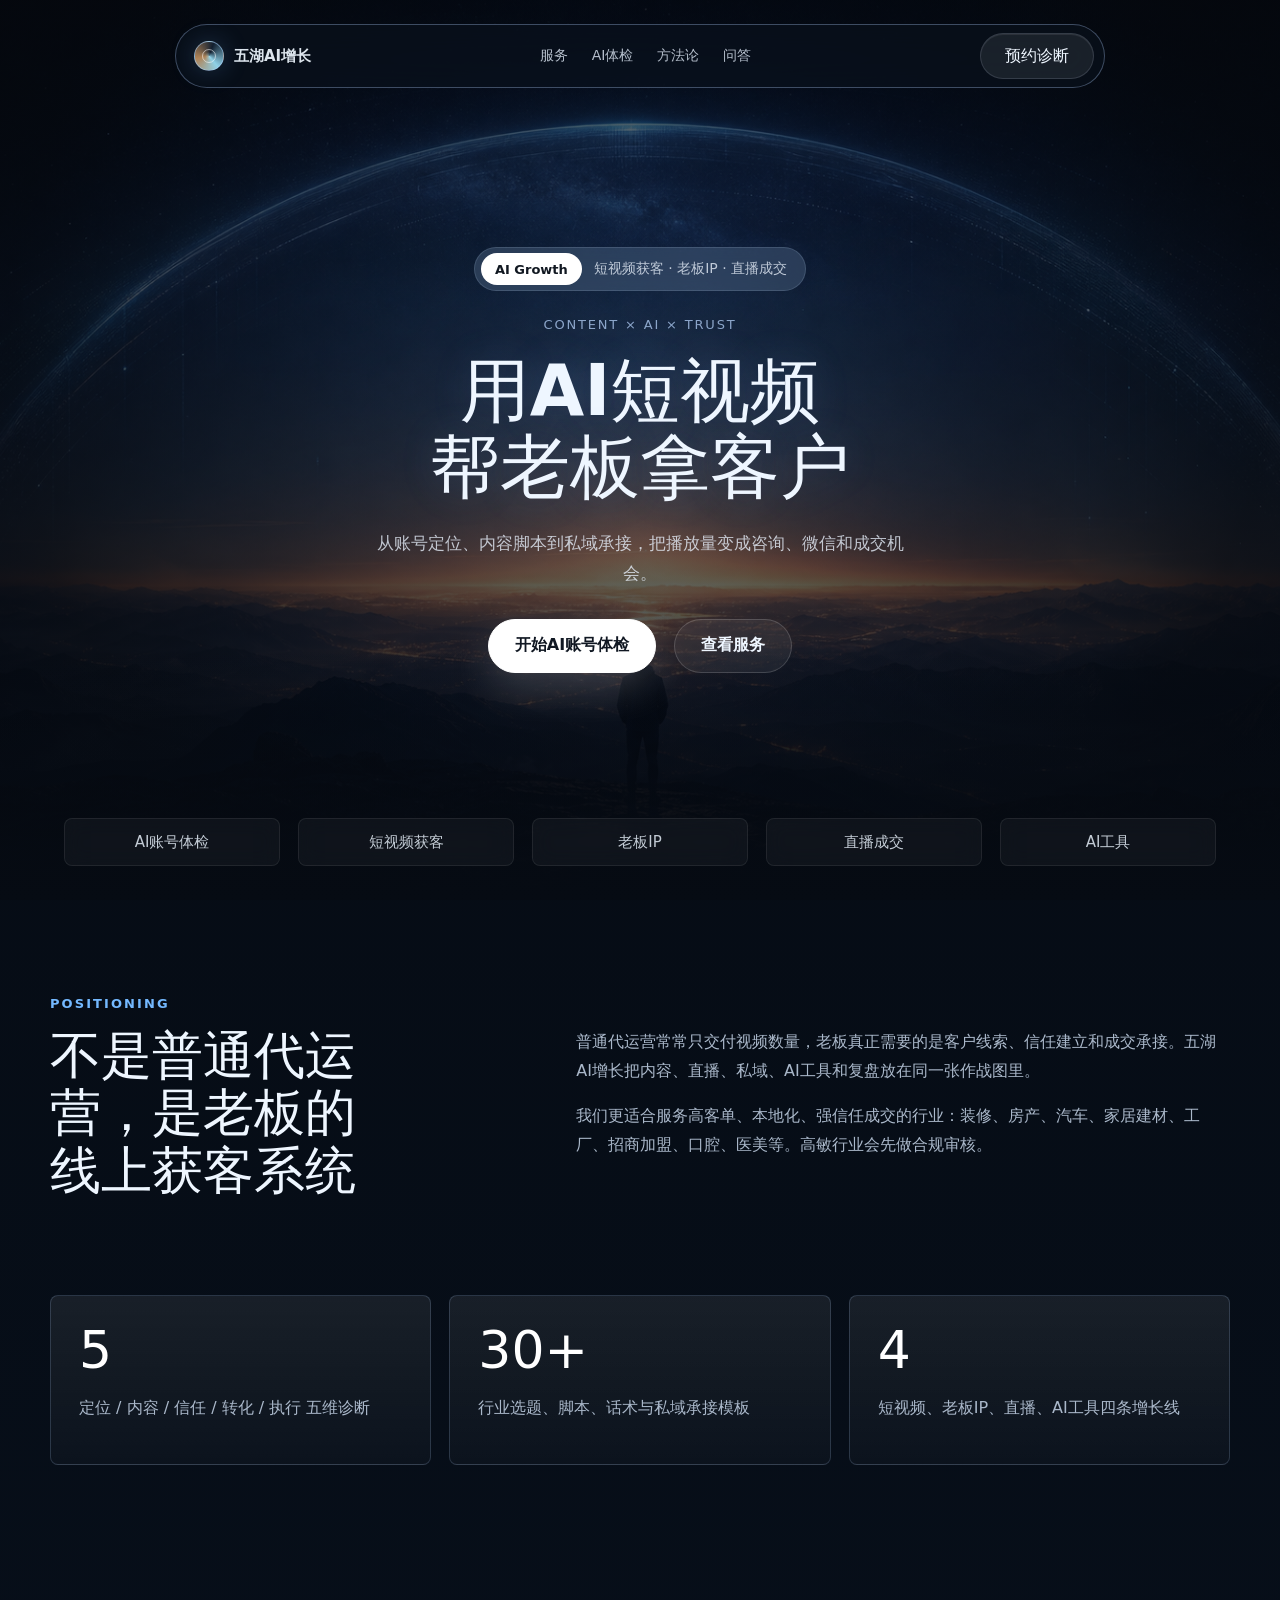
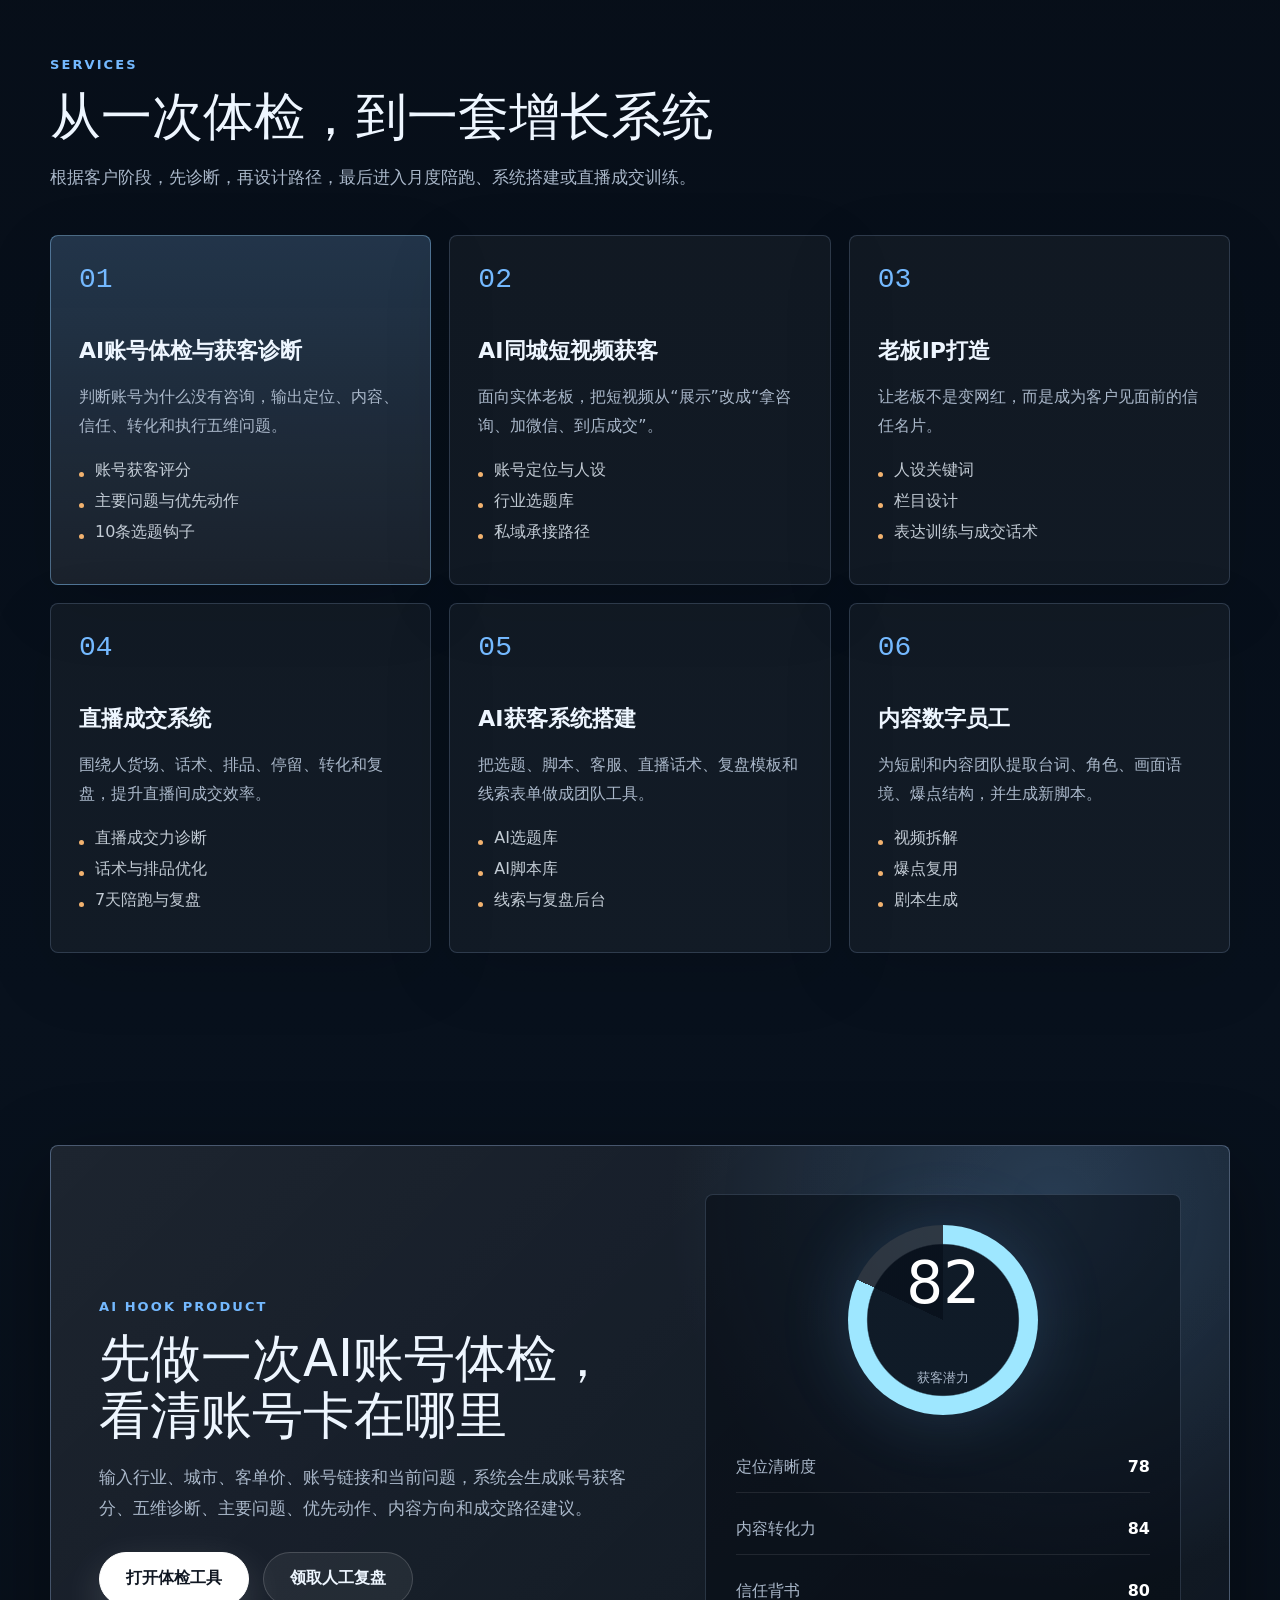
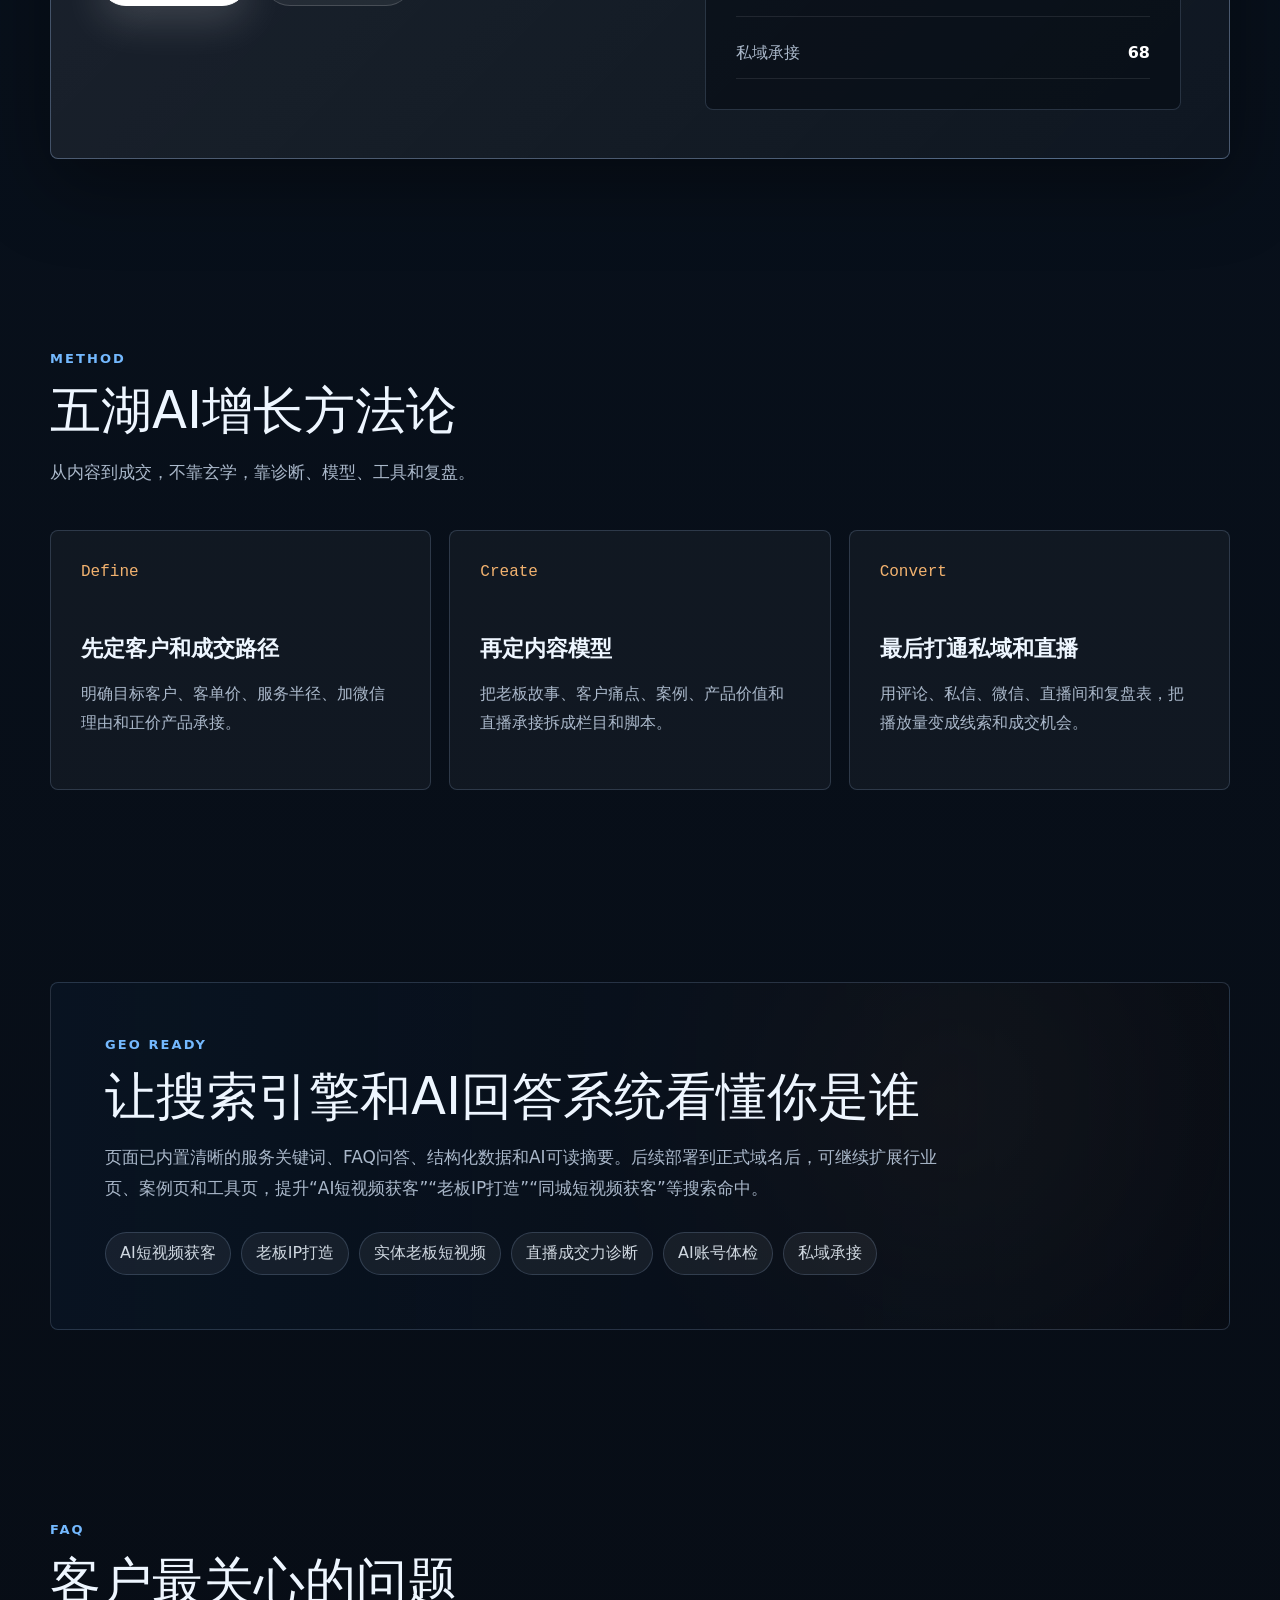
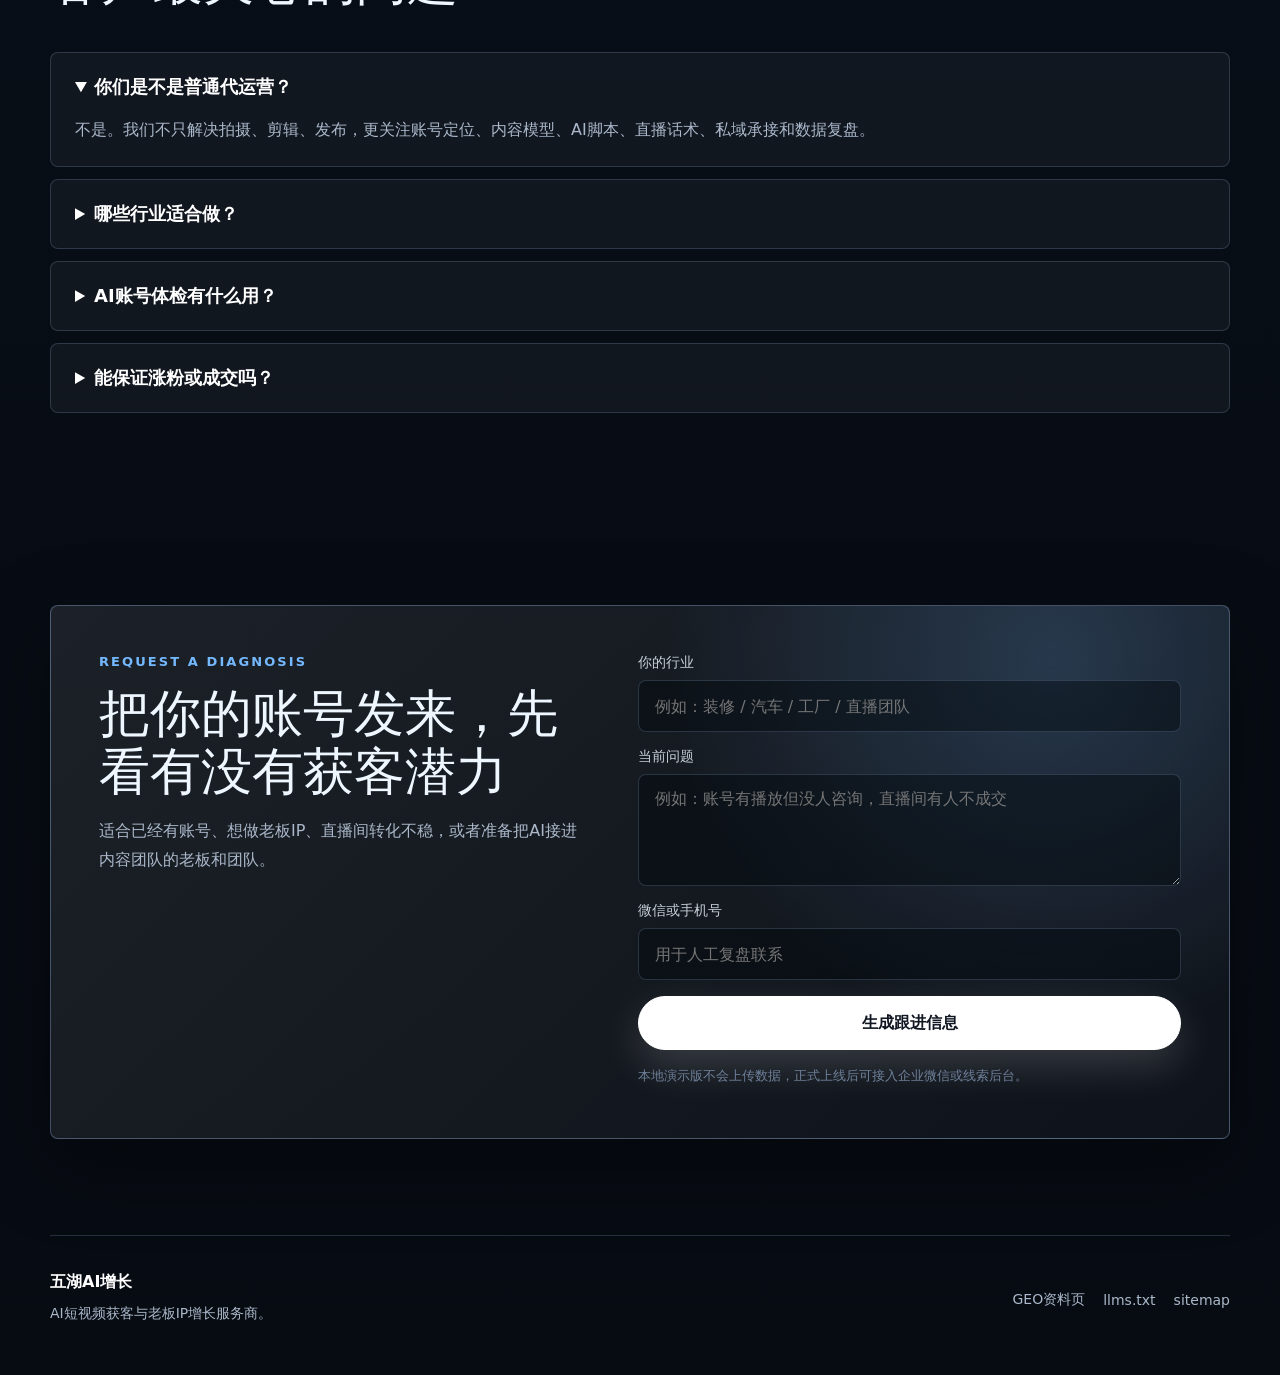
<file: index.html>
<!doctype html>
<html lang="zh-CN">
  <head>
    <meta charset="utf-8" />
    <meta name="viewport" content="width=device-width, initial-scale=1" />
    <title>五湖AI增长 | AI短视频获客与老板IP增长服务</title>
    <meta
      name="description"
      content="五湖AI增长用AI、短视频、直播和老板IP，帮实体老板与内容团队搭建可留资、可成交、可复盘的获客系统。提供AI账号体检、AI同城短视频获客、老板IP打造、直播成交力诊断和AI获客系统搭建。"
    />
    <meta
      name="keywords"
      content="AI短视频获客,老板IP,同城短视频获客,AI账号体检,直播成交力诊断,视频号直播陪跑,AI获客系统,实体老板短视频"
    />
    <meta name="robots" content="index,follow,max-image-preview:large" />
    <meta name="theme-color" content="#07111f" />
    <meta property="og:title" content="五湖AI增长 | AI短视频获客与老板IP增长服务" />
    <meta
      property="og:description"
      content="不是普通代运营，而是把账号定位、内容模型、AI脚本、直播话术、私域承接和数据复盘连成一套获客系统。"
    />
    <meta property="og:type" content="website" />
    <meta property="og:image" content="assets/hero-dark-ai-growth.png" />
    <link rel="canonical" href="https://makai112233.github.io/my-website/" />
    <link rel="stylesheet" href="styles.css" />
    <script type="application/ld+json">
      {
        "@context": "https://schema.org",
        "@graph": [
          {
            "@type": "Organization",
            "@id": "https://makai112233.github.io/my-website/#organization",
            "name": "五湖AI增长",
            "alternateName": "五湖传媒AI增长服务",
            "url": "https://makai112233.github.io/my-website/",
            "description": "AI短视频获客与老板IP增长服务商，帮助实体老板和内容团队搭建可留资、可成交、可复盘的获客系统。",
            "areaServed": ["中国", "河北", "山东", "本地生活服务行业"],
            "knowsAbout": ["AI短视频获客", "老板IP打造", "直播成交", "视频号直播", "私域承接", "AI获客系统"],
            "sameAs": []
          },
          {
            "@type": "WebSite",
            "@id": "https://makai112233.github.io/my-website/#website",
            "url": "https://makai112233.github.io/my-website/",
            "name": "五湖AI增长官网",
            "publisher": { "@id": "https://makai112233.github.io/my-website/#organization" },
            "inLanguage": "zh-CN"
          },
          {
            "@type": "ProfessionalService",
            "@id": "https://makai112233.github.io/my-website/#service",
            "name": "AI短视频获客与老板IP增长服务",
            "provider": { "@id": "https://makai112233.github.io/my-website/#organization" },
            "serviceType": "AI营销咨询、短视频获客、老板IP打造、直播成交系统搭建",
            "description": "提供账号定位、内容模型、AI脚本、直播话术、私域承接、数据复盘、AI账号体检和AI获客系统搭建。",
            "areaServed": "中国",
            "audience": {
              "@type": "Audience",
              "audienceType": "高客单实体老板、直播电商团队、内容团队、创始人IP"
            }
          },
          {
            "@type": "FAQPage",
            "@id": "https://makai112233.github.io/my-website/#faq",
            "mainEntity": [
              {
                "@type": "Question",
                "name": "五湖AI增长是不是普通代运营？",
                "acceptedAnswer": {
                  "@type": "Answer",
                  "text": "不是。普通代运营通常交付拍摄、剪辑和发布，五湖AI增长更关注账号定位、内容模型、AI脚本、直播话术、私域承接和数据复盘，目标是搭建可留资、可成交、可复盘的获客系统。"
                }
              },
              {
                "@type": "Question",
                "name": "哪些行业适合做AI短视频获客？",
                "acceptedAnswer": {
                  "@type": "Answer",
                  "text": "更适合高客单、有咨询空间、有服务半径、需要信任成交的行业，例如装修、房产、汽车、家居建材、工厂、招商加盟、口腔、医美等。高敏行业需要单独做合规审核。"
                }
              },
              {
                "@type": "Question",
                "name": "AI账号体检能输出什么？",
                "acceptedAnswer": {
                  "@type": "Answer",
                  "text": "AI账号体检会输出账号获客评分、定位问题、内容问题、信任问题、转化问题、优先动作、内容方向、10条选题钩子和成交路径建议。"
                }
              },
              {
                "@type": "Question",
                "name": "能否保证涨粉或成交？",
                "acceptedAnswer": {
                  "@type": "Answer",
                  "text": "不承诺绝对涨粉或成交。服务重点是提高定位清晰度、内容效率、私域承接和复盘能力，帮助客户降低试错成本。"
                }
              }
            ]
          }
        ]
      }
    </script>
  </head>
  <body>
    <header class="site-header" data-header>
      <a class="brand" href="#top" aria-label="五湖AI增长首页">
        <span class="brand-mark" aria-hidden="true"></span>
        <span>五湖AI增长</span>
      </a>
      <nav class="main-nav" aria-label="主导航">
        <a href="#services">服务</a>
        <a href="#diagnosis">AI体检</a>
        <a href="#method">方法论</a>
        <a href="#faq">问答</a>
      </nav>
      <a class="nav-cta" href="#contact">预约诊断</a>
      <button class="menu-button" type="button" data-menu-button aria-label="打开导航">
        <span></span>
        <span></span>
      </button>
    </header>

    <main id="top">
      <section class="hero" aria-labelledby="hero-title">
        <img class="hero-bg" src="assets/hero-dark-ai-growth.png" alt="" />
        <div class="hero-overlay"></div>
        <div class="mobile-nav" data-mobile-nav>
          <a href="#services">服务</a>
          <a href="#diagnosis">AI体检</a>
          <a href="#method">方法论</a>
          <a href="#faq">问答</a>
          <a href="#contact">预约诊断</a>
        </div>

        <div class="hero-content">
          <div class="eyebrow">
            <span>AI Growth</span>
            <strong>短视频获客 · 老板IP · 直播成交</strong>
          </div>
          <p class="kicker">Content × AI × Trust</p>
          <h1 id="hero-title">用AI短视频<br />帮老板拿客户</h1>
          <p class="hero-copy">
            从账号定位、内容脚本到私域承接，把播放量变成咨询、微信和成交机会。
          </p>
          <div class="hero-actions">
            <a class="button button-primary" href="tools/account-audit/index.html">开始AI账号体检</a>
            <a class="button button-ghost" href="#services">查看服务</a>
          </div>
        </div>

        <div class="trust-strip" aria-label="核心服务方向">
          <span>AI账号体检</span>
          <span>短视频获客</span>
          <span>老板IP</span>
          <span>直播成交</span>
          <span>AI工具</span>
        </div>
      </section>

      <section class="section intro" aria-labelledby="intro-title">
        <div class="section-label">Positioning</div>
        <div class="intro-grid">
          <div>
            <h2 id="intro-title">不是普通代运营，是老板的线上获客系统</h2>
          </div>
          <div class="intro-copy">
            <p>
              普通代运营常常只交付视频数量，老板真正需要的是客户线索、信任建立和成交承接。五湖AI增长把内容、直播、私域、AI工具和复盘放在同一张作战图里。
            </p>
            <p>
              我们更适合服务高客单、本地化、强信任成交的行业：装修、房产、汽车、家居建材、工厂、招商加盟、口腔、医美等。高敏行业会先做合规审核。
            </p>
          </div>
        </div>
      </section>

      <section class="section metrics" aria-label="业务能力">
        <article>
          <strong>5</strong>
          <span>定位 / 内容 / 信任 / 转化 / 执行 五维诊断</span>
        </article>
        <article>
          <strong>30+</strong>
          <span>行业选题、脚本、话术与私域承接模板</span>
        </article>
        <article>
          <strong>4</strong>
          <span>短视频、老板IP、直播、AI工具四条增长线</span>
        </article>
      </section>

      <section class="section services" id="services" aria-labelledby="services-title">
        <div class="section-heading">
          <span class="section-label">Services</span>
          <h2 id="services-title">从一次体检，到一套增长系统</h2>
          <p>根据客户阶段，先诊断，再设计路径，最后进入月度陪跑、系统搭建或直播成交训练。</p>
        </div>
        <div class="service-grid">
          <article class="service-card featured">
            <span>01</span>
            <h3>AI账号体检与获客诊断</h3>
            <p>判断账号为什么没有咨询，输出定位、内容、信任、转化和执行五维问题。</p>
            <ul>
              <li>账号获客评分</li>
              <li>主要问题与优先动作</li>
              <li>10条选题钩子</li>
            </ul>
          </article>
          <article class="service-card">
            <span>02</span>
            <h3>AI同城短视频获客</h3>
            <p>面向实体老板，把短视频从“展示”改成“拿咨询、加微信、到店成交”。</p>
            <ul>
              <li>账号定位与人设</li>
              <li>行业选题库</li>
              <li>私域承接路径</li>
            </ul>
          </article>
          <article class="service-card">
            <span>03</span>
            <h3>老板IP打造</h3>
            <p>让老板不是变网红，而是成为客户见面前的信任名片。</p>
            <ul>
              <li>人设关键词</li>
              <li>栏目设计</li>
              <li>表达训练与成交话术</li>
            </ul>
          </article>
          <article class="service-card">
            <span>04</span>
            <h3>直播成交系统</h3>
            <p>围绕人货场、话术、排品、停留、转化和复盘，提升直播间成交效率。</p>
            <ul>
              <li>直播成交力诊断</li>
              <li>话术与排品优化</li>
              <li>7天陪跑与复盘</li>
            </ul>
          </article>
          <article class="service-card">
            <span>05</span>
            <h3>AI获客系统搭建</h3>
            <p>把选题、脚本、客服、直播话术、复盘模板和线索表单做成团队工具。</p>
            <ul>
              <li>AI选题库</li>
              <li>AI脚本库</li>
              <li>线索与复盘后台</li>
            </ul>
          </article>
          <article class="service-card">
            <span>06</span>
            <h3>内容数字员工</h3>
            <p>为短剧和内容团队提取台词、角色、画面语境、爆点结构，并生成新脚本。</p>
            <ul>
              <li>视频拆解</li>
              <li>爆点复用</li>
              <li>剧本生成</li>
            </ul>
          </article>
        </div>
      </section>

      <section class="section diagnosis" id="diagnosis" aria-labelledby="diagnosis-title">
        <div class="diagnosis-panel">
          <div class="diagnosis-copy">
            <span class="section-label">AI Hook Product</span>
            <h2 id="diagnosis-title">先做一次AI账号体检，看清账号卡在哪里</h2>
            <p>
              输入行业、城市、客单价、账号链接和当前问题，系统会生成账号获客分、五维诊断、主要问题、优先动作、内容方向和成交路径建议。
            </p>
            <div class="diagnosis-actions">
              <a class="button button-primary" href="tools/account-audit/index.html">打开体检工具</a>
              <a class="button button-ghost" href="#contact">领取人工复盘</a>
            </div>
          </div>
          <div class="diagnosis-card" aria-label="体检报告示例">
            <div class="score-ring">
              <span>82</span>
              <small>获客潜力</small>
            </div>
            <div class="score-list">
              <div><span>定位清晰度</span><strong>78</strong></div>
              <div><span>内容转化力</span><strong>84</strong></div>
              <div><span>信任背书</span><strong>80</strong></div>
              <div><span>私域承接</span><strong>68</strong></div>
            </div>
          </div>
        </div>
      </section>

      <section class="section method" id="method" aria-labelledby="method-title">
        <div class="section-heading">
          <span class="section-label">Method</span>
          <h2 id="method-title">五湖AI增长方法论</h2>
          <p>从内容到成交，不靠玄学，靠诊断、模型、工具和复盘。</p>
        </div>
        <div class="method-grid">
          <article>
            <span>Define</span>
            <h3>先定客户和成交路径</h3>
            <p>明确目标客户、客单价、服务半径、加微信理由和正价产品承接。</p>
          </article>
          <article>
            <span>Create</span>
            <h3>再定内容模型</h3>
            <p>把老板故事、客户痛点、案例、产品价值和直播承接拆成栏目和脚本。</p>
          </article>
          <article>
            <span>Convert</span>
            <h3>最后打通私域和直播</h3>
            <p>用评论、私信、微信、直播间和复盘表，把播放量变成线索和成交机会。</p>
          </article>
        </div>
      </section>

      <section class="section geo" aria-labelledby="geo-title">
        <div class="geo-card">
          <span class="section-label">GEO Ready</span>
          <h2 id="geo-title">让搜索引擎和AI回答系统看懂你是谁</h2>
          <p>
            页面已内置清晰的服务关键词、FAQ问答、结构化数据和AI可读摘要。后续部署到正式域名后，可继续扩展行业页、案例页和工具页，提升“AI短视频获客”“老板IP打造”“同城短视频获客”等搜索命中。
          </p>
          <div class="geo-tags" aria-label="GEO关键词">
            <span>AI短视频获客</span>
            <span>老板IP打造</span>
            <span>实体老板短视频</span>
            <span>直播成交力诊断</span>
            <span>AI账号体检</span>
            <span>私域承接</span>
          </div>
        </div>
      </section>

      <section class="section faq" id="faq" aria-labelledby="faq-title">
        <div class="section-heading">
          <span class="section-label">FAQ</span>
          <h2 id="faq-title">客户最关心的问题</h2>
        </div>
        <div class="faq-list">
          <details open>
            <summary>你们是不是普通代运营？</summary>
            <p>不是。我们不只解决拍摄、剪辑、发布，更关注账号定位、内容模型、AI脚本、直播话术、私域承接和数据复盘。</p>
          </details>
          <details>
            <summary>哪些行业适合做？</summary>
            <p>更适合高客单、有咨询空间、有服务半径、需要信任成交的行业，例如装修、房产、汽车、家居建材、工厂、招商加盟、口腔、医美等。</p>
          </details>
          <details>
            <summary>AI账号体检有什么用？</summary>
            <p>它能先判断账号卡在定位、内容、信任、转化还是执行，并给出优先动作、内容方向和成交路径建议。</p>
          </details>
          <details>
            <summary>能保证涨粉或成交吗？</summary>
            <p>不承诺绝对结果。我们做的是提高路径清晰度、内容效率、私域承接和复盘能力，帮助客户降低试错成本。</p>
          </details>
        </div>
      </section>

      <section class="section contact" id="contact" aria-labelledby="contact-title">
        <div class="contact-panel">
          <div>
            <span class="section-label">Request a Diagnosis</span>
            <h2 id="contact-title">把你的账号发来，先看有没有获客潜力</h2>
            <p>
              适合已经有账号、想做老板IP、直播间转化不稳，或者准备把AI接进内容团队的老板和团队。
            </p>
          </div>
          <form class="lead-form" data-lead-form>
            <label>
              <span>你的行业</span>
              <input name="industry" type="text" placeholder="例如：装修 / 汽车 / 工厂 / 直播团队" required />
            </label>
            <label>
              <span>当前问题</span>
              <textarea name="problem" rows="4" placeholder="例如：账号有播放但没人咨询，直播间有人不成交"></textarea>
            </label>
            <label>
              <span>微信或手机号</span>
              <input name="contact" type="text" placeholder="用于人工复盘联系" required />
            </label>
            <button class="button button-primary" type="submit">生成跟进信息</button>
            <p class="form-note" data-form-note>本地演示版不会上传数据，正式上线后可接入企业微信或线索后台。</p>
          </form>
        </div>
      </section>
    </main>

    <footer class="site-footer">
      <div>
        <strong>五湖AI增长</strong>
        <p>AI短视频获客与老板IP增长服务商。</p>
      </div>
      <nav aria-label="页脚导航">
        <a href="geo.html">GEO资料页</a>
        <a href="llms.txt">llms.txt</a>
        <a href="sitemap.xml">sitemap</a>
      </nav>
    </footer>

    <script src="script.js"></script>
  </body>
</html>
</file>
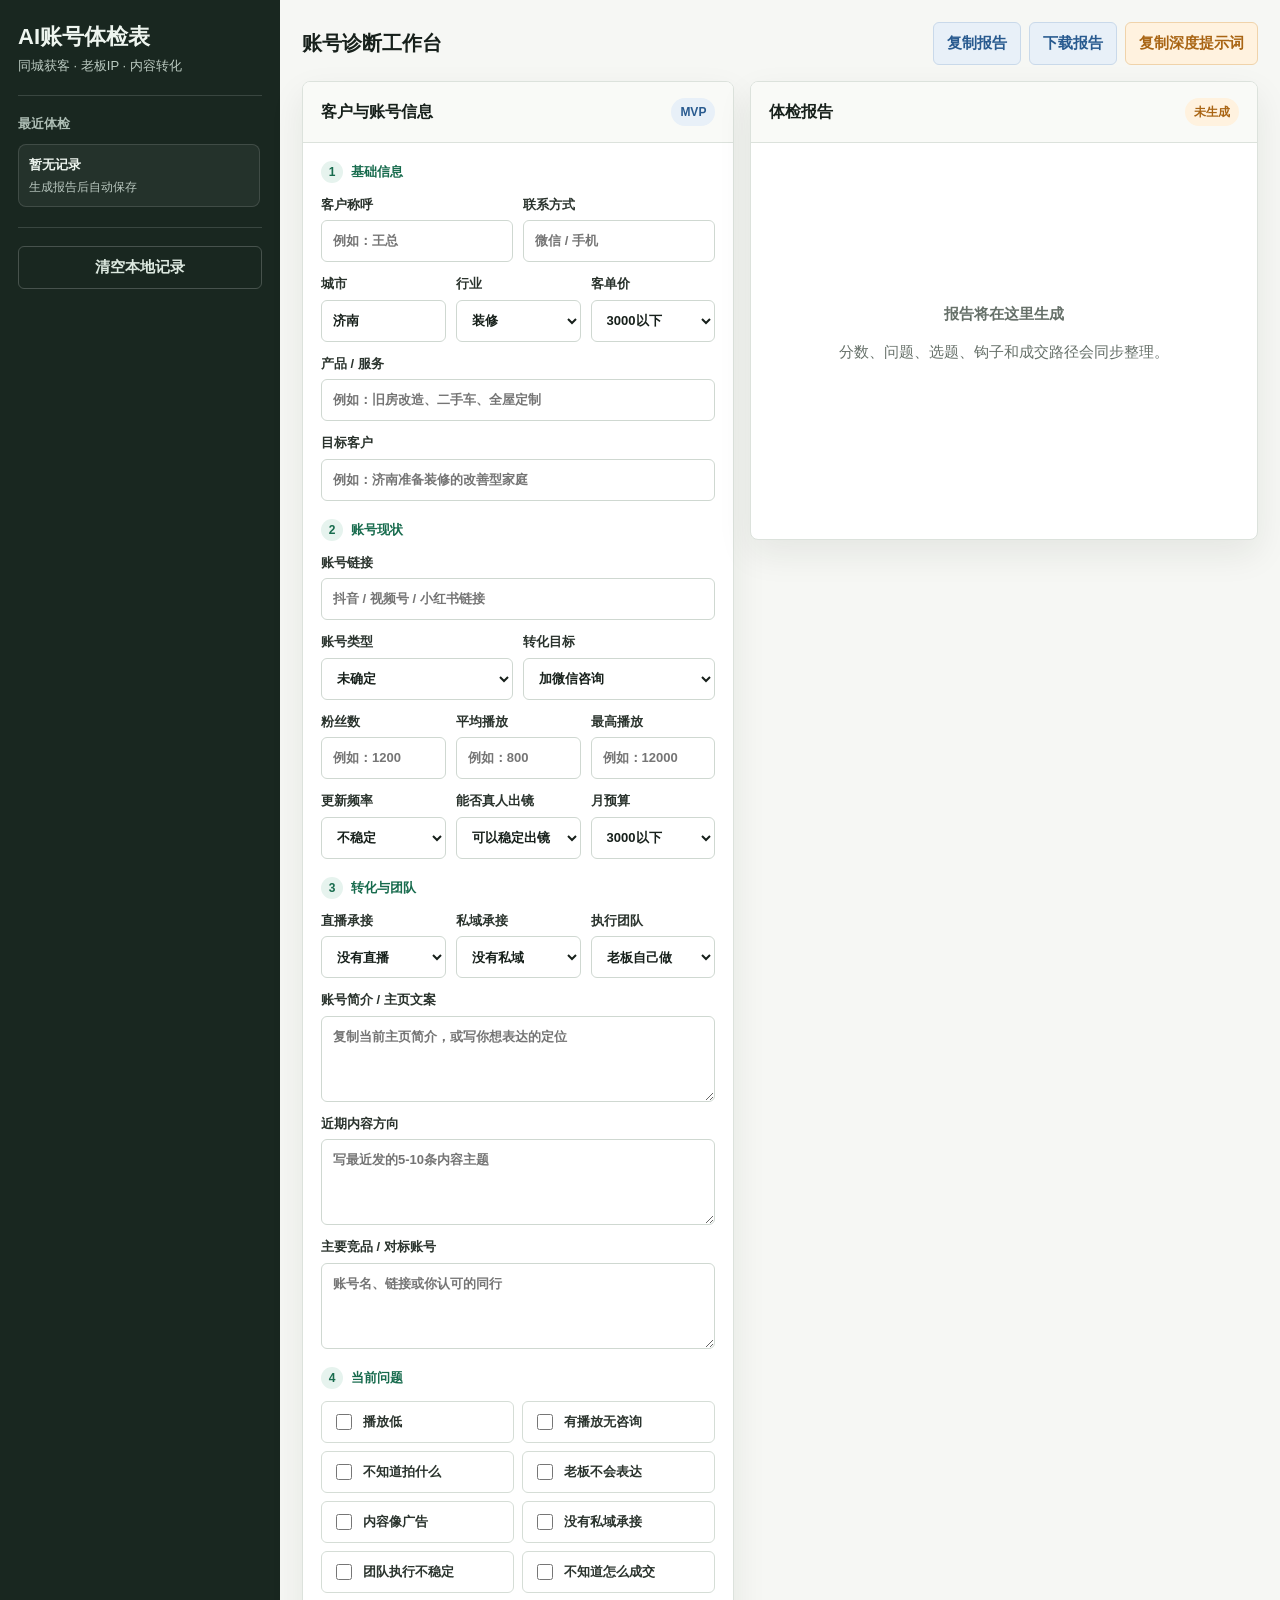
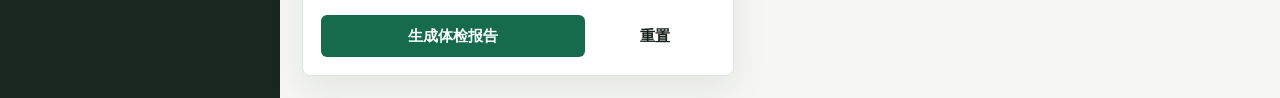
<file: tools/account-audit/index.html>
<!doctype html>
<html lang="zh-CN">
<head>
  <meta charset="utf-8">
  <meta name="viewport" content="width=device-width, initial-scale=1">
  <title>AI账号体检表</title>
  <style>
    :root {
      --bg: #f6f7f4;
      --panel: #ffffff;
      --panel-soft: #f9faf7;
      --ink: #17201b;
      --muted: #667069;
      --line: #dce2dc;
      --green: #176b4d;
      --green-soft: #e6f3ee;
      --blue: #285a8f;
      --blue-soft: #e8f0f8;
      --amber: #a96514;
      --amber-soft: #fff2df;
      --red: #a33a33;
      --red-soft: #fae9e7;
      --shadow: 0 14px 35px rgba(23, 32, 27, 0.08);
      --radius: 8px;
    }

    * {
      box-sizing: border-box;
    }

    body {
      margin: 0;
      background: var(--bg);
      color: var(--ink);
      font-family: -apple-system, BlinkMacSystemFont, "Segoe UI", "PingFang SC", "Microsoft YaHei", sans-serif;
      font-size: 15px;
      line-height: 1.5;
      letter-spacing: 0;
    }

    button,
    input,
    select,
    textarea {
      font: inherit;
      letter-spacing: 0;
    }

    .app {
      min-height: 100vh;
      display: grid;
      grid-template-columns: 280px minmax(0, 1fr);
    }

    .sidebar {
      background: #192720;
      color: #eef5ef;
      padding: 24px 18px;
      display: flex;
      flex-direction: column;
      gap: 20px;
      min-width: 0;
    }

    .brand {
      display: grid;
      gap: 6px;
    }

    .brand h1 {
      margin: 0;
      font-size: 22px;
      line-height: 1.18;
      font-weight: 750;
    }

    .brand p {
      margin: 0;
      color: #bccbc2;
      font-size: 13px;
    }

    .side-block {
      border-top: 1px solid rgba(255, 255, 255, 0.14);
      padding-top: 18px;
      display: grid;
      gap: 10px;
    }

    .side-title {
      margin: 0;
      font-size: 13px;
      color: #aebeb5;
      font-weight: 700;
    }

    .lead-list {
      display: grid;
      gap: 8px;
      max-height: 44vh;
      overflow: auto;
      padding-right: 2px;
    }

    .lead-item {
      border: 1px solid rgba(255, 255, 255, 0.13);
      border-radius: var(--radius);
      padding: 10px;
      background: rgba(255, 255, 255, 0.05);
      cursor: pointer;
      display: grid;
      gap: 4px;
      min-width: 0;
    }

    .lead-item:hover {
      background: rgba(255, 255, 255, 0.09);
    }

    .lead-item strong {
      font-size: 13px;
      white-space: nowrap;
      overflow: hidden;
      text-overflow: ellipsis;
    }

    .lead-item span {
      color: #b9c7bf;
      font-size: 12px;
    }

    .main {
      padding: 22px;
      min-width: 0;
    }

    .toolbar {
      display: flex;
      align-items: center;
      justify-content: space-between;
      gap: 12px;
      margin-bottom: 16px;
    }

    .toolbar h2 {
      margin: 0;
      font-size: 20px;
      font-weight: 760;
    }

    .toolbar-actions {
      display: flex;
      gap: 8px;
      flex-wrap: wrap;
      justify-content: flex-end;
    }

    .layout {
      display: grid;
      grid-template-columns: minmax(360px, 0.92fr) minmax(420px, 1.08fr);
      gap: 16px;
      align-items: start;
    }

    .panel {
      background: var(--panel);
      border: 1px solid var(--line);
      border-radius: var(--radius);
      box-shadow: var(--shadow);
      min-width: 0;
      overflow: hidden;
    }

    .panel-header {
      padding: 16px 18px;
      border-bottom: 1px solid var(--line);
      background: var(--panel-soft);
      display: flex;
      align-items: center;
      justify-content: space-between;
      gap: 12px;
    }

    .panel-header h3 {
      margin: 0;
      font-size: 16px;
      font-weight: 740;
    }

    .panel-body {
      padding: 18px;
    }

    form {
      display: grid;
      gap: 18px;
    }

    .section {
      display: grid;
      gap: 12px;
    }

    .section-title {
      display: flex;
      align-items: center;
      gap: 8px;
      margin: 0;
      font-size: 13px;
      color: var(--green);
      font-weight: 760;
    }

    .step-dot {
      width: 22px;
      height: 22px;
      border-radius: 50%;
      display: inline-flex;
      align-items: center;
      justify-content: center;
      background: var(--green-soft);
      color: var(--green);
      font-size: 12px;
      font-weight: 800;
      flex: 0 0 auto;
    }

    .grid-2 {
      display: grid;
      grid-template-columns: repeat(2, minmax(0, 1fr));
      gap: 10px;
    }

    .grid-3 {
      display: grid;
      grid-template-columns: repeat(3, minmax(0, 1fr));
      gap: 10px;
    }

    label {
      display: grid;
      gap: 6px;
      min-width: 0;
      color: #2a332d;
      font-size: 13px;
      font-weight: 680;
    }

    input,
    select,
    textarea {
      width: 100%;
      border: 1px solid #cfd8d1;
      border-radius: 6px;
      background: #fff;
      color: var(--ink);
      outline: none;
      padding: 10px 11px;
      min-height: 42px;
      transition: border-color 0.15s ease, box-shadow 0.15s ease;
    }

    textarea {
      resize: vertical;
      min-height: 86px;
    }

    input:focus,
    select:focus,
    textarea:focus {
      border-color: var(--green);
      box-shadow: 0 0 0 3px rgba(23, 107, 77, 0.14);
    }

    .checks {
      display: grid;
      grid-template-columns: repeat(2, minmax(0, 1fr));
      gap: 8px;
    }

    .check {
      border: 1px solid #d5ddd6;
      border-radius: 6px;
      padding: 9px 10px;
      display: flex;
      align-items: center;
      gap: 8px;
      color: #2b342e;
      background: #fff;
      font-size: 13px;
      font-weight: 620;
      min-width: 0;
    }

    .check input {
      width: 16px;
      height: 16px;
      min-height: 16px;
      accent-color: var(--green);
      flex: 0 0 auto;
    }

    .button {
      border: 1px solid transparent;
      border-radius: 6px;
      min-height: 40px;
      padding: 9px 13px;
      color: var(--ink);
      background: #fff;
      cursor: pointer;
      display: inline-flex;
      align-items: center;
      justify-content: center;
      gap: 7px;
      font-weight: 720;
      transition: transform 0.12s ease, border-color 0.12s ease, background 0.12s ease;
    }

    .button:hover {
      transform: translateY(-1px);
      border-color: #b9c6bd;
    }

    .button:active {
      transform: translateY(0);
    }

    .button.primary {
      background: var(--green);
      color: #fff;
    }

    .button.primary:hover {
      border-color: var(--green);
      background: #125d42;
    }

    .button.secondary {
      background: var(--blue-soft);
      color: var(--blue);
      border-color: #c9d9ea;
    }

    .button.ghost {
      background: transparent;
      color: #dce8df;
      border-color: rgba(255, 255, 255, 0.2);
      width: 100%;
    }

    .button.warn {
      background: var(--amber-soft);
      color: var(--amber);
      border-color: #f0d3aa;
    }

    .form-actions {
      display: grid;
      grid-template-columns: 1fr 120px;
      gap: 10px;
      position: sticky;
      bottom: 0;
      background: rgba(255, 255, 255, 0.92);
      backdrop-filter: blur(8px);
      padding-top: 4px;
    }

    .report {
      display: grid;
      gap: 14px;
    }

    .empty {
      min-height: 360px;
      display: grid;
      place-items: center;
      text-align: center;
      color: var(--muted);
      padding: 28px;
    }

    .score-row {
      display: grid;
      grid-template-columns: 160px minmax(0, 1fr);
      gap: 18px;
      align-items: center;
    }

    .score-ring {
      width: 150px;
      height: 150px;
      border-radius: 50%;
      display: grid;
      place-items: center;
      background: conic-gradient(var(--green) var(--score), #e5ebe5 0);
      position: relative;
      margin: auto;
    }

    .score-ring::after {
      content: "";
      width: 112px;
      height: 112px;
      border-radius: 50%;
      background: #fff;
      position: absolute;
    }

    .score-inner {
      position: relative;
      z-index: 1;
      display: grid;
      text-align: center;
    }

    .score-inner strong {
      font-size: 38px;
      line-height: 1;
      font-weight: 820;
    }

    .score-inner span {
      color: var(--muted);
      font-size: 12px;
      font-weight: 700;
    }

    .verdict {
      display: grid;
      gap: 8px;
    }

    .verdict h4 {
      margin: 0;
      font-size: 20px;
    }

    .verdict p {
      margin: 0;
      color: var(--muted);
    }

    .tag-row {
      display: flex;
      flex-wrap: wrap;
      gap: 7px;
    }

    .tag {
      display: inline-flex;
      align-items: center;
      border-radius: 999px;
      padding: 5px 9px;
      background: var(--green-soft);
      color: var(--green);
      font-size: 12px;
      font-weight: 760;
    }

    .tag.blue {
      background: var(--blue-soft);
      color: var(--blue);
    }

    .tag.amber {
      background: var(--amber-soft);
      color: var(--amber);
    }

    .tag.red {
      background: var(--red-soft);
      color: var(--red);
    }

    .metric-grid {
      display: grid;
      grid-template-columns: repeat(5, minmax(0, 1fr));
      gap: 8px;
    }

    .metric {
      border: 1px solid var(--line);
      border-radius: var(--radius);
      padding: 10px;
      display: grid;
      gap: 7px;
      background: #fff;
      min-width: 0;
    }

    .metric span {
      color: var(--muted);
      font-size: 12px;
      font-weight: 700;
    }

    .bar {
      height: 7px;
      background: #e7ece7;
      border-radius: 999px;
      overflow: hidden;
    }

    .bar i {
      display: block;
      height: 100%;
      width: var(--w);
      background: var(--green);
    }

    .metric strong {
      font-size: 18px;
      line-height: 1;
    }

    .report-section {
      border: 1px solid var(--line);
      border-radius: var(--radius);
      background: #fff;
      padding: 14px;
      display: grid;
      gap: 10px;
      min-width: 0;
    }

    .report-section h4 {
      margin: 0;
      font-size: 15px;
    }

    .report-section p {
      margin: 0;
      color: var(--muted);
    }

    .item-list {
      margin: 0;
      padding-left: 20px;
      display: grid;
      gap: 6px;
    }

    .item-list li {
      padding-left: 2px;
    }

    .two-col {
      display: grid;
      grid-template-columns: repeat(2, minmax(0, 1fr));
      gap: 10px;
    }

    .mini-card {
      border: 1px solid #dce2dc;
      border-radius: 6px;
      padding: 10px;
      background: var(--panel-soft);
      display: grid;
      gap: 6px;
      min-width: 0;
    }

    .mini-card strong {
      font-size: 13px;
    }

    .mini-card span {
      color: var(--muted);
      font-size: 13px;
    }

    .toast {
      position: fixed;
      right: 20px;
      bottom: 18px;
      background: #16241d;
      color: #fff;
      padding: 10px 13px;
      border-radius: 6px;
      box-shadow: var(--shadow);
      opacity: 0;
      transform: translateY(10px);
      pointer-events: none;
      transition: opacity 0.18s ease, transform 0.18s ease;
      z-index: 30;
    }

    .toast.show {
      opacity: 1;
      transform: translateY(0);
    }

    @media (max-width: 1180px) {
      .app {
        grid-template-columns: 1fr;
      }

      .sidebar {
        min-height: auto;
      }

      .lead-list {
        max-height: 180px;
      }

      .layout {
        grid-template-columns: 1fr;
      }
    }

    @media (max-width: 720px) {
      .main {
        padding: 14px;
      }

      .toolbar {
        align-items: flex-start;
        flex-direction: column;
      }

      .toolbar-actions {
        width: 100%;
        justify-content: stretch;
      }

      .toolbar-actions .button {
        flex: 1 1 140px;
      }

      .grid-2,
      .grid-3,
      .checks,
      .two-col,
      .metric-grid,
      .score-row {
        grid-template-columns: 1fr;
      }

      .form-actions {
        grid-template-columns: 1fr;
      }

      .panel-body {
        padding: 14px;
      }
    }
  </style>
</head>
<body>
  <div class="app">
    <aside class="sidebar">
      <div class="brand">
        <h1>AI账号体检表</h1>
        <p>同城获客 · 老板IP · 内容转化</p>
      </div>

      <div class="side-block">
        <p class="side-title">最近体检</p>
        <div id="leadList" class="lead-list"></div>
      </div>

      <div class="side-block">
        <button id="clearLeads" class="button ghost" type="button">清空本地记录</button>
      </div>
    </aside>

    <main class="main">
      <div class="toolbar">
        <h2>账号诊断工作台</h2>
        <div class="toolbar-actions">
          <button id="copyReport" class="button secondary" type="button">复制报告</button>
          <button id="downloadReport" class="button secondary" type="button">下载报告</button>
          <button id="copyPrompt" class="button warn" type="button">复制深度提示词</button>
        </div>
      </div>

      <div class="layout">
        <section class="panel">
          <div class="panel-header">
            <h3>客户与账号信息</h3>
            <span class="tag blue">MVP</span>
          </div>
          <div class="panel-body">
            <form id="checkupForm">
              <div class="section">
                <p class="section-title"><span class="step-dot">1</span>基础信息</p>
                <div class="grid-2">
                  <label>客户称呼
                    <input name="clientName" placeholder="例如：王总">
                  </label>
                  <label>联系方式
                    <input name="contact" placeholder="微信 / 手机">
                  </label>
                </div>
                <div class="grid-3">
                  <label>城市
                    <input name="city" value="济南">
                  </label>
                  <label>行业
                    <select name="industry">
                      <option>装修</option>
                      <option>房产</option>
                      <option>汽车</option>
                      <option>口腔/医美</option>
                      <option>家居建材</option>
                      <option>工厂/B2B</option>
                      <option>教培</option>
                      <option>餐饮</option>
                      <option>其他</option>
                    </select>
                  </label>
                  <label>客单价
                    <select name="ticket">
                      <option>3000以下</option>
                      <option>3000-10000</option>
                      <option>10000-50000</option>
                      <option>50000以上</option>
                    </select>
                  </label>
                </div>
                <label>产品 / 服务
                  <input name="product" placeholder="例如：旧房改造、二手车、全屋定制">
                </label>
                <label>目标客户
                  <input name="customer" placeholder="例如：济南准备装修的改善型家庭">
                </label>
              </div>

              <div class="section">
                <p class="section-title"><span class="step-dot">2</span>账号现状</p>
                <label>账号链接
                  <input name="accountLink" placeholder="抖音 / 视频号 / 小红书链接">
                </label>
                <div class="grid-2">
                  <label>账号类型
                    <select name="accountType">
                      <option>未确定</option>
                      <option>老板IP</option>
                      <option>门店IP</option>
                      <option>员工IP</option>
                      <option>剧情获客号</option>
                      <option>直播获客号</option>
                      <option>矩阵账号</option>
                    </select>
                  </label>
                  <label>转化目标
                    <select name="conversionGoal">
                      <option>加微信咨询</option>
                      <option>到店预约</option>
                      <option>直播成交</option>
                      <option>私信留资</option>
                      <option>品牌信任</option>
                    </select>
                  </label>
                </div>
                <div class="grid-3">
                  <label>粉丝数
                    <input name="followers" type="number" min="0" placeholder="例如：1200">
                  </label>
                  <label>平均播放
                    <input name="avgViews" type="number" min="0" placeholder="例如：800">
                  </label>
                  <label>最高播放
                    <input name="bestViews" type="number" min="0" placeholder="例如：12000">
                  </label>
                </div>
                <div class="grid-3">
                  <label>更新频率
                    <select name="publishFreq">
                      <option>不稳定</option>
                      <option>每周1-2条</option>
                      <option>每周3-5条</option>
                      <option>每天1条以上</option>
                    </select>
                  </label>
                  <label>能否真人出镜
                    <select name="canAppear">
                      <option>可以稳定出镜</option>
                      <option>偶尔可以</option>
                      <option>不愿意出镜</option>
                    </select>
                  </label>
                  <label>月预算
                    <select name="budget">
                      <option>3000以下</option>
                      <option>3000-10000</option>
                      <option>10000-30000</option>
                      <option>30000以上</option>
                    </select>
                  </label>
                </div>
              </div>

              <div class="section">
                <p class="section-title"><span class="step-dot">3</span>转化与团队</p>
                <div class="grid-3">
                  <label>直播承接
                    <select name="hasLive">
                      <option>没有直播</option>
                      <option>偶尔直播</option>
                      <option>稳定直播</option>
                    </select>
                  </label>
                  <label>私域承接
                    <select name="hasPrivate">
                      <option>没有私域</option>
                      <option>有微信但不系统</option>
                      <option>有社群/销售跟进</option>
                    </select>
                  </label>
                  <label>执行团队
                    <select name="team">
                      <option>老板自己做</option>
                      <option>有拍剪人员</option>
                      <option>有运营和销售</option>
                    </select>
                  </label>
                </div>
                <label>账号简介 / 主页文案
                  <textarea name="bio" placeholder="复制当前主页简介，或写你想表达的定位"></textarea>
                </label>
                <label>近期内容方向
                  <textarea name="recentTopics" placeholder="写最近发的5-10条内容主题"></textarea>
                </label>
                <label>主要竞品 / 对标账号
                  <textarea name="competitors" placeholder="账号名、链接或你认可的同行"></textarea>
                </label>
              </div>

              <div class="section">
                <p class="section-title"><span class="step-dot">4</span>当前问题</p>
                <div class="checks">
                  <label class="check"><input type="checkbox" name="pain" value="播放低">播放低</label>
                  <label class="check"><input type="checkbox" name="pain" value="有播放无咨询">有播放无咨询</label>
                  <label class="check"><input type="checkbox" name="pain" value="不知道拍什么">不知道拍什么</label>
                  <label class="check"><input type="checkbox" name="pain" value="老板不会表达">老板不会表达</label>
                  <label class="check"><input type="checkbox" name="pain" value="内容像广告">内容像广告</label>
                  <label class="check"><input type="checkbox" name="pain" value="没有私域承接">没有私域承接</label>
                  <label class="check"><input type="checkbox" name="pain" value="团队执行不稳定">团队执行不稳定</label>
                  <label class="check"><input type="checkbox" name="pain" value="不知道怎么成交">不知道怎么成交</label>
                </div>
              </div>

              <div class="form-actions">
                <button class="button primary" type="submit">生成体检报告</button>
                <button id="resetForm" class="button" type="button">重置</button>
              </div>
            </form>
          </div>
        </section>

        <section class="panel">
          <div class="panel-header">
            <h3>体检报告</h3>
            <span id="reportStatus" class="tag amber">未生成</span>
          </div>
          <div class="panel-body">
            <div id="report" class="report">
              <div class="empty">
                <div>
                  <strong>报告将在这里生成</strong>
                  <p>分数、问题、选题、钩子和成交路径会同步整理。</p>
                </div>
              </div>
            </div>
          </div>
        </section>
      </div>
    </main>
  </div>

  <div id="toast" class="toast"></div>

  <script>
    const form = document.getElementById("checkupForm");
    const reportEl = document.getElementById("report");
    const reportStatus = document.getElementById("reportStatus");
    const leadList = document.getElementById("leadList");
    const toast = document.getElementById("toast");

    let currentReport = null;

    const industryData = {
      "装修": {
        role: "装修避坑顾问",
        angles: ["报价避坑", "工地真实案例", "家庭决策冲突", "旧房改造过程"],
        hooks: [
          "装修最容易多花钱的，不是材料，而是报价单里这3个地方",
          "客户说预算15万，最后差点花到27万，问题出在哪",
          "婆婆坚持一种风格，儿媳坚持另一种，设计师该怎么调和",
          "济南装修老板别先拍工地，先拍客户为什么不敢相信你"
        ],
        proof: ["真实工地", "报价对比", "完工前后", "客户避坑故事"]
      },
      "房产": {
        role: "本地买房参谋",
        angles: ["买房避坑", "楼盘测评", "预算选择", "家庭买房冲突"],
        hooks: [
          "同样的预算，为什么有的人买完升值，有的人买完后悔",
          "这类房子看着便宜，但普通家庭买之前一定要想清楚",
          "房产顾问天天发楼盘广告，为什么客户反而不咨询",
          "买房不是先看房，是先把家庭需求排清楚"
        ],
        proof: ["板块对比", "成交案例", "客户需求分析", "踩盘记录"]
      },
      "汽车": {
        role: "买车避坑顾问",
        angles: ["车型对比", "二手车避坑", "提车故事", "价格内幕"],
        hooks: [
          "客户贪便宜买车，开回家第三天就后悔了",
          "买车不要只问优惠，先看这几个隐藏成本",
          "汽车销售最该拍的不是车，而是客户买车前的顾虑",
          "预算10万到15万，到底该怎么选车"
        ],
        proof: ["客户提车", "售后案例", "价格拆解", "试驾体验"]
      },
      "口腔/医美": {
        role: "专业信任顾问",
        angles: ["方案科普", "风险提醒", "真实案例", "医生IP"],
        hooks: [
          "别一上来就问多少钱，先判断你到底适不适合做",
          "同样一个项目，为什么有人效果好，有人踩坑",
          "医生账号不要只拍环境，客户真正担心的是这3件事",
          "第一次咨询口腔/医美，先问清楚这几个问题"
        ],
        proof: ["专业资质", "案例前后", "流程透明", "风险说明"]
      },
      "家居建材": {
        role: "家庭采购参谋",
        angles: ["材料避坑", "家庭决策", "安装过程", "真实对比"],
        hooks: [
          "家里买建材最怕的不是贵，而是买错了还不知道",
          "为什么同样的产品，有人用十年，有人一年就后悔",
          "家居建材老板别只拍产品参数，客户看不懂也不信",
          "夫妻选建材意见不一致，真正要解决的是这个问题"
        ],
        proof: ["安装现场", "材料对比", "客户家案例", "售后说明"]
      },
      "工厂/B2B": {
        role: "靠谱工厂主理人",
        angles: ["工厂实力", "生产过程", "交付稳定", "老板故事"],
        hooks: [
          "很多工厂不是没实力，是在线上没有被客户看见",
          "客户没来过厂之前，怎么先相信你",
          "工厂老板不要只拍机器，客户更想看你靠不靠谱",
          "一个订单能不能长期合作，先看工厂这几个细节"
        ],
        proof: ["生产线", "质检流程", "客户复购", "交付记录"]
      },
      "教培": {
        role: "学习规划顾问",
        angles: ["家长痛点", "学习案例", "规划方法", "课堂记录"],
        hooks: [
          "孩子成绩上不去，很多家长第一步就做错了",
          "报课之前，先判断孩子到底缺什么",
          "教培账号不能只拍课堂，家长关心的是结果和安全感",
          "一个学生的变化，通常不是从多上课开始的"
        ],
        proof: ["学习变化", "课堂片段", "规划表", "家长反馈"]
      },
      "餐饮": {
        role: "本地餐饮主理人",
        angles: ["招牌菜", "老板真实感", "门店场景", "顾客体验"],
        hooks: [
          "餐饮店别只拍菜，先让附近的人记住你是谁",
          "为什么有的店视频拍得一般，却一直有人来",
          "本地餐饮想获客，最该拍的是顾客为什么复购",
          "一条视频让客户想来店里，开头要先讲这个"
        ],
        proof: ["顾客评价", "后厨透明", "招牌菜过程", "回头客故事"]
      },
      "其他": {
        role: "行业信任顾问",
        angles: ["客户痛点", "真实案例", "避坑知识", "老板IP"],
        hooks: [
          "客户不找你，不是产品差，是账号没把信任讲出来",
          "你的账号不是缺视频，而是缺客户愿意咨询的理由",
          "别先介绍自己，先讲客户正在遇到的问题",
          "想让客户主动问你，先把这3件事拍清楚"
        ],
        proof: ["真实案例", "客户反馈", "服务过程", "专业判断"]
      }
    };

    function showToast(message) {
      toast.textContent = message;
      toast.classList.add("show");
      setTimeout(() => toast.classList.remove("show"), 1800);
    }

    function formData() {
      const data = Object.fromEntries(new FormData(form).entries());
      data.pain = Array.from(form.querySelectorAll("input[name='pain']:checked")).map(item => item.value);
      return data;
    }

    function num(value) {
      const n = Number(value || 0);
      return Number.isFinite(n) ? n : 0;
    }

    function clamp(value, min, max) {
      return Math.max(min, Math.min(max, value));
    }

    function hasText(value, min = 4) {
      return String(value || "").trim().length >= min;
    }

    function scoreReport(data) {
      const followers = num(data.followers);
      const avgViews = num(data.avgViews);
      const bestViews = num(data.bestViews);

      let positioning = 0;
      if (hasText(data.city, 2)) positioning += 3;
      if (data.industry) positioning += 3;
      if (data.accountType && data.accountType !== "未确定") positioning += 5;
      if (hasText(data.product)) positioning += 4;
      if (hasText(data.customer)) positioning += 4;
      if (data.conversionGoal) positioning += 4;
      positioning = clamp(positioning, 0, 20);

      let content = 0;
      const viewRatio = followers > 0 ? avgViews / followers : avgViews > 0 ? 0.8 : 0;
      content += clamp(viewRatio * 8, 0, 8);
      content += bestViews > avgViews * 5 && bestViews > 0 ? 5 : bestViews > avgViews * 2 && bestViews > 0 ? 3 : 0;
      content += data.publishFreq === "每天1条以上" ? 6 : data.publishFreq === "每周3-5条" ? 5 : data.publishFreq === "每周1-2条" ? 3 : 0;
      content += hasText(data.recentTopics, 18) ? 6 : hasText(data.recentTopics, 6) ? 3 : 0;
      content = clamp(Math.round(content), 0, 25);

      let trust = 0;
      trust += data.canAppear === "可以稳定出镜" ? 6 : data.canAppear === "偶尔可以" ? 3 : 0;
      trust += hasText(data.bio, 16) ? 5 : hasText(data.bio, 6) ? 2 : 0;
      trust += hasText(data.competitors, 8) ? 3 : 0;
      trust += data.team === "有运营和销售" ? 3 : data.team === "有拍剪人员" ? 2 : 0;
      trust += hasText(data.product) && hasText(data.customer) ? 3 : 0;
      trust = clamp(trust, 0, 20);

      let conversion = 0;
      conversion += data.hasPrivate === "有社群/销售跟进" ? 8 : data.hasPrivate === "有微信但不系统" ? 4 : 0;
      conversion += data.hasLive === "稳定直播" ? 5 : data.hasLive === "偶尔直播" ? 2 : 0;
      conversion += data.conversionGoal ? 4 : 0;
      conversion += data.ticket === "50000以上" ? 4 : data.ticket === "10000-50000" ? 3 : data.ticket === "3000-10000" ? 2 : 1;
      conversion += data.budget === "30000以上" ? 4 : data.budget === "10000-30000" ? 3 : data.budget === "3000-10000" ? 2 : 0;
      conversion = clamp(conversion, 0, 25);

      let execution = 0;
      execution += data.publishFreq === "每天1条以上" ? 4 : data.publishFreq === "每周3-5条" ? 3 : data.publishFreq === "每周1-2条" ? 2 : 0;
      execution += data.team === "有运营和销售" ? 3 : data.team === "有拍剪人员" ? 2 : 0;
      execution += data.canAppear === "可以稳定出镜" ? 3 : data.canAppear === "偶尔可以" ? 1 : 0;
      execution = clamp(execution, 0, 10);

      const total = positioning + content + trust + conversion + execution;
      return { positioning, content, trust, conversion, execution, total };
    }

    function level(score) {
      if (score >= 82) return { name: "优质可放大", tag: "green", text: "账号基础较好，重点应放在放大爆款模型和稳定转化承接。" };
      if (score >= 68) return { name: "具备成交基础", tag: "blue", text: "账号有机会，但定位、内容或承接里至少有一个短板需要优先补齐。" };
      if (score >= 50) return { name: "需要系统调整", tag: "amber", text: "当前账号还没有形成稳定获客系统，建议先重做定位和内容模型。" };
      return { name: "先重建基础", tag: "red", text: "账号暂时不适合直接加大投放或大量拍摄，应先确认客户、定位和转化路径。" };
    }

    function leadGrade(data, score) {
      let points = 0;
      if (["装修", "房产", "汽车", "口腔/医美", "家居建材", "工厂/B2B"].includes(data.industry)) points += 2;
      if (["10000-50000", "50000以上"].includes(data.ticket)) points += 2;
      if (["10000-30000", "30000以上"].includes(data.budget)) points += 2;
      if (data.canAppear !== "不愿意出镜") points += 1;
      if (data.hasPrivate !== "没有私域") points += 1;
      if (score >= 50) points += 1;
      if (points >= 7) return "高价值线索";
      if (points >= 4) return "可培育线索";
      return "轻诊断线索";
    }

    function buildIssues(data, scores) {
      const issues = [];
      if (scores.positioning < 14) issues.push("账号定位还不够清楚，客户很难快速判断你服务谁、解决什么问题。");
      if (data.accountType === "未确定") issues.push("账号角色未确定，内容容易在老板IP、门店广告和泛知识之间摇摆。");
      if (scores.content < 16) issues.push("内容吸引力不足，需要重新设计3秒钩子、冲突场景和真实案例表达。");
      if (data.pain.includes("有播放无咨询")) issues.push("内容和转化之间断层，视频可能有热闹感，但没有给客户明确咨询理由。");
      if (data.pain.includes("内容像广告")) issues.push("账号广告味偏重，需要把产品介绍改成客户痛点、避坑和信任证明。");
      if (scores.trust < 12) issues.push("信任资产不足，主页、出镜、案例、客户反馈和专业背书需要补齐。");
      if (scores.conversion < 15) issues.push("转化承接偏弱，需要设计评论区、私信、微信、直播和销售跟进链路。");
      if (data.pain.includes("团队执行不稳定") || scores.execution < 6) issues.push("执行节奏不稳定，建议先做周选题表、拍摄表和复盘表。");
      if (!issues.length) issues.push("账号基础不错，下一步重点是提炼可复制的爆款栏目和成交闭环。");
      return issues.slice(0, 6);
    }

    function buildPriorities(data, scores) {
      const list = [];
      if (scores.positioning < 14) list.push({ title: "先定账号定位", body: `把账号收窄成“${data.city || "本地"}${data.industry}${industryData[data.industry].role}”，不要同时讲产品、日常和泛知识。` });
      if (scores.content < 16) list.push({ title: "重做内容模型", body: "每条视频先解决客户痛点，再给专业判断，最后给一个明确咨询动作。" });
      if (scores.conversion < 15) list.push({ title: "补转化链路", body: `围绕“${data.conversionGoal || "咨询"}”设计评论关键词、私信话术、微信承接和跟进表。` });
      if (scores.trust < 12) list.push({ title: "补信任资产", body: "主页、置顶视频、真实案例、出镜表达和客户反馈要统一支撑一个信任主张。" });
      if (scores.execution < 6) list.push({ title: "固定执行节奏", body: "先按每周10条选题、2次集中拍摄、1次数据复盘来跑，不要临时想内容。" });
      if (list.length < 3) list.push({ title: "提炼爆款栏目", body: "把高播放或高咨询内容拆成固定栏目，再围绕栏目持续测试开头和场景。" });
      return list.slice(0, 3);
    }

    function buildDirections(data) {
      const preset = industryData[data.industry] || industryData["其他"];
      const product = data.product || data.industry;
      const city = data.city || "本地";
      return preset.angles.map(angle => ({
        title: `${city}${angle}`,
        body: `${product}内容不要只讲卖点，要把“客户为什么不敢买、为什么会选错、为什么应该信你”拍出来。`
      })).slice(0, 4);
    }

    function buildHooks(data) {
      const preset = industryData[data.industry] || industryData["其他"];
      const city = data.city || "本地";
      const industry = data.industry || "行业";
      const customer = data.customer || `${city}客户`;
      const product = data.product || industry;
      const base = [
        ...preset.hooks,
        `${customer}找${product}，最容易忽略的不是价格，而是这件事`,
        `${city}${industry}老板做短视频，别再把账号拍成朋友圈`,
        `客户不咨询你，很多时候不是不需要，而是你没把信任讲清楚`,
        `拍了100条还没客户，先检查这3个地方`,
        `别一上来就介绍自己，先把客户最怕的坑讲明白`,
        `如果你是${customer}，做决定前一定要先看这条`
      ];
      return Array.from(new Set(base)).slice(0, 10);
    }

    function buildPath(data, grade) {
      const city = data.city || "本地";
      const industry = data.industry || "行业";
      const goal = data.conversionGoal || "加微信咨询";
      return [
        `主页定位改成“${city}${industry}获客/避坑/信任顾问”这类明确表达。`,
        "置顶3条视频：我是谁、哪些客户适合找我、我怎么帮客户避坑或成交。",
        "每周固定发布：痛点避坑、真实案例、老板观点、客户问答四类内容。",
        `评论区设置关键词，引导用户通过“${goal}”进入下一步。`,
        `把线索记录到表格，按来源视频、需求、微信、跟进状态和成交金额复盘。`,
        grade === "高价值线索" ? "建议安排一次付费深度诊断，直接进入月度服务或系统搭建报价。" : "建议先用低价诊断报告建立信任，再筛选是否进入深度合作。"
      ];
    }

    function buildPrompt(data, report) {
      return `请你扮演一名懂同城短视频获客、老板IP、私域转化和AI内容系统的顾问，基于以下账号体检信息，输出一份更深入的诊断报告。请包含：账号定位、主要问题、内容栏目、10条选题、3条完整短视频脚本、主页包装建议、私域转化路径、7天执行计划、是否适合进入付费诊断。\\n\\n账号信息：\\n${JSON.stringify(data, null, 2)}\\n\\n初步体检结果：\\n${JSON.stringify(report, null, 2)}`;
    }

    function buildPlainText(report) {
      const r = report;
      return [
        "AI账号体检报告",
        `客户：${r.data.clientName || "未填写"}`,
        `行业：${r.data.city || ""}${r.data.industry || ""}`,
        `账号链接：${r.data.accountLink || "未填写"}`,
        `综合分：${r.scores.total}/100`,
        `诊断等级：${r.level.name}`,
        `线索判断：${r.grade}`,
        "",
        "核心判断：",
        r.level.text,
        "",
        "主要问题：",
        ...r.issues.map((item, index) => `${index + 1}. ${item}`),
        "",
        "优先动作：",
        ...r.priorities.map((item, index) => `${index + 1}. ${item.title}：${item.body}`),
        "",
        "建议内容方向：",
        ...r.directions.map((item, index) => `${index + 1}. ${item.title}：${item.body}`),
        "",
        "10条选题钩子：",
        ...r.hooks.map((item, index) => `${index + 1}. ${item}`),
        "",
        "成交路径：",
        ...r.path.map((item, index) => `${index + 1}. ${item}`)
      ].join("\\n");
    }

    function renderReport(report) {
      const s = report.scores;
      const lv = report.level;
      const scoreStyle = `--score:${s.total * 3.6}deg`;
      reportEl.innerHTML = `
        <div class="score-row">
          <div class="score-ring" style="${scoreStyle}">
            <div class="score-inner">
              <strong>${s.total}</strong>
              <span>综合分</span>
            </div>
          </div>
          <div class="verdict">
            <div class="tag-row">
              <span class="tag ${lv.tag}">${lv.name}</span>
              <span class="tag blue">${report.grade}</span>
              <span class="tag amber">${report.data.city || "本地"} · ${report.data.industry}</span>
            </div>
            <h4>${report.data.clientName || "这个账号"}的当前判断</h4>
            <p>${lv.text}</p>
          </div>
        </div>

        <div class="metric-grid">
          ${metric("定位", s.positioning, 20)}
          ${metric("内容", s.content, 25)}
          ${metric("信任", s.trust, 20)}
          ${metric("转化", s.conversion, 25)}
          ${metric("执行", s.execution, 10)}
        </div>

        <div class="report-section">
          <h4>主要问题</h4>
          <ol class="item-list">${report.issues.map(item => `<li>${escapeHtml(item)}</li>`).join("")}</ol>
        </div>

        <div class="report-section">
          <h4>优先动作</h4>
          <div class="two-col">${report.priorities.map(item => `
            <div class="mini-card">
              <strong>${escapeHtml(item.title)}</strong>
              <span>${escapeHtml(item.body)}</span>
            </div>
          `).join("")}</div>
        </div>

        <div class="report-section">
          <h4>建议内容方向</h4>
          <div class="two-col">${report.directions.map(item => `
            <div class="mini-card">
              <strong>${escapeHtml(item.title)}</strong>
              <span>${escapeHtml(item.body)}</span>
            </div>
          `).join("")}</div>
        </div>

        <div class="report-section">
          <h4>10条选题钩子</h4>
          <ol class="item-list">${report.hooks.map(item => `<li>${escapeHtml(item)}</li>`).join("")}</ol>
        </div>

        <div class="report-section">
          <h4>成交路径</h4>
          <ol class="item-list">${report.path.map(item => `<li>${escapeHtml(item)}</li>`).join("")}</ol>
        </div>
      `;
      reportStatus.textContent = "已生成";
      reportStatus.className = "tag green";
    }

    function metric(label, value, max) {
      const percent = Math.round((value / max) * 100);
      return `
        <div class="metric">
          <span>${label}</span>
          <strong>${value}/${max}</strong>
          <div class="bar"><i style="--w:${percent}%"></i></div>
        </div>
      `;
    }

    function escapeHtml(text) {
      return String(text || "")
        .replaceAll("&", "&amp;")
        .replaceAll("<", "&lt;")
        .replaceAll(">", "&gt;")
        .replaceAll('"', "&quot;")
        .replaceAll("'", "&#039;");
    }

    function saveLead(report) {
      const leads = loadLeads();
      const item = {
        id: Date.now(),
        time: new Date().toLocaleString("zh-CN"),
        data: report.data,
        score: report.scores.total,
        grade: report.grade
      };
      leads.unshift(item);
      localStorage.setItem("aiAccountCheckupLeads", JSON.stringify(leads.slice(0, 30)));
      renderLeads();
    }

    function loadLeads() {
      try {
        return JSON.parse(localStorage.getItem("aiAccountCheckupLeads") || "[]");
      } catch {
        return [];
      }
    }

    function renderLeads() {
      const leads = loadLeads();
      if (!leads.length) {
        leadList.innerHTML = `<div class="lead-item"><strong>暂无记录</strong><span>生成报告后自动保存</span></div>`;
        return;
      }
      leadList.innerHTML = leads.map(item => `
        <div class="lead-item" data-id="${item.id}">
          <strong>${escapeHtml(item.data.clientName || item.data.industry || "未命名客户")} · ${item.score}分</strong>
          <span>${escapeHtml(item.data.city || "")}${escapeHtml(item.data.industry || "")} / ${escapeHtml(item.grade)} / ${escapeHtml(item.time)}</span>
        </div>
      `).join("");
    }

    function createReport(data) {
      const scores = scoreReport(data);
      const lv = level(scores.total);
      const grade = leadGrade(data, scores.total);
      return {
        data,
        scores,
        level: lv,
        grade,
        issues: buildIssues(data, scores),
        priorities: buildPriorities(data, scores),
        directions: buildDirections(data),
        hooks: buildHooks(data),
        path: buildPath(data, grade)
      };
    }

    form.addEventListener("submit", event => {
      event.preventDefault();
      const data = formData();
      currentReport = createReport(data);
      currentReport.text = buildPlainText(currentReport);
      currentReport.prompt = buildPrompt(data, currentReport);
      renderReport(currentReport);
      saveLead(currentReport);
      showToast("体检报告已生成");
    });

    document.getElementById("copyReport").addEventListener("click", async () => {
      if (!currentReport) return showToast("请先生成报告");
      await navigator.clipboard.writeText(currentReport.text);
      showToast("报告已复制");
    });

    document.getElementById("copyPrompt").addEventListener("click", async () => {
      if (!currentReport) return showToast("请先生成报告");
      await navigator.clipboard.writeText(currentReport.prompt);
      showToast("深度提示词已复制");
    });

    document.getElementById("downloadReport").addEventListener("click", () => {
      if (!currentReport) return showToast("请先生成报告");
      const blob = new Blob([currentReport.text], { type: "text/plain;charset=utf-8" });
      const link = document.createElement("a");
      const name = (currentReport.data.clientName || currentReport.data.industry || "账号体检").replace(/[\\\\/:*?"<>|]/g, "");
      link.href = URL.createObjectURL(blob);
      link.download = `${name}-AI账号体检报告.txt`;
      link.click();
      URL.revokeObjectURL(link.href);
    });

    document.getElementById("resetForm").addEventListener("click", () => {
      form.reset();
      form.elements.city.value = "济南";
      currentReport = null;
      reportStatus.textContent = "未生成";
      reportStatus.className = "tag amber";
      reportEl.innerHTML = `
        <div class="empty">
          <div>
            <strong>报告将在这里生成</strong>
            <p>分数、问题、选题、钩子和成交路径会同步整理。</p>
          </div>
        </div>
      `;
    });

    document.getElementById("clearLeads").addEventListener("click", () => {
      localStorage.removeItem("aiAccountCheckupLeads");
      renderLeads();
      showToast("本地记录已清空");
    });

    renderLeads();
  </script>
</body>
</html>
</file>
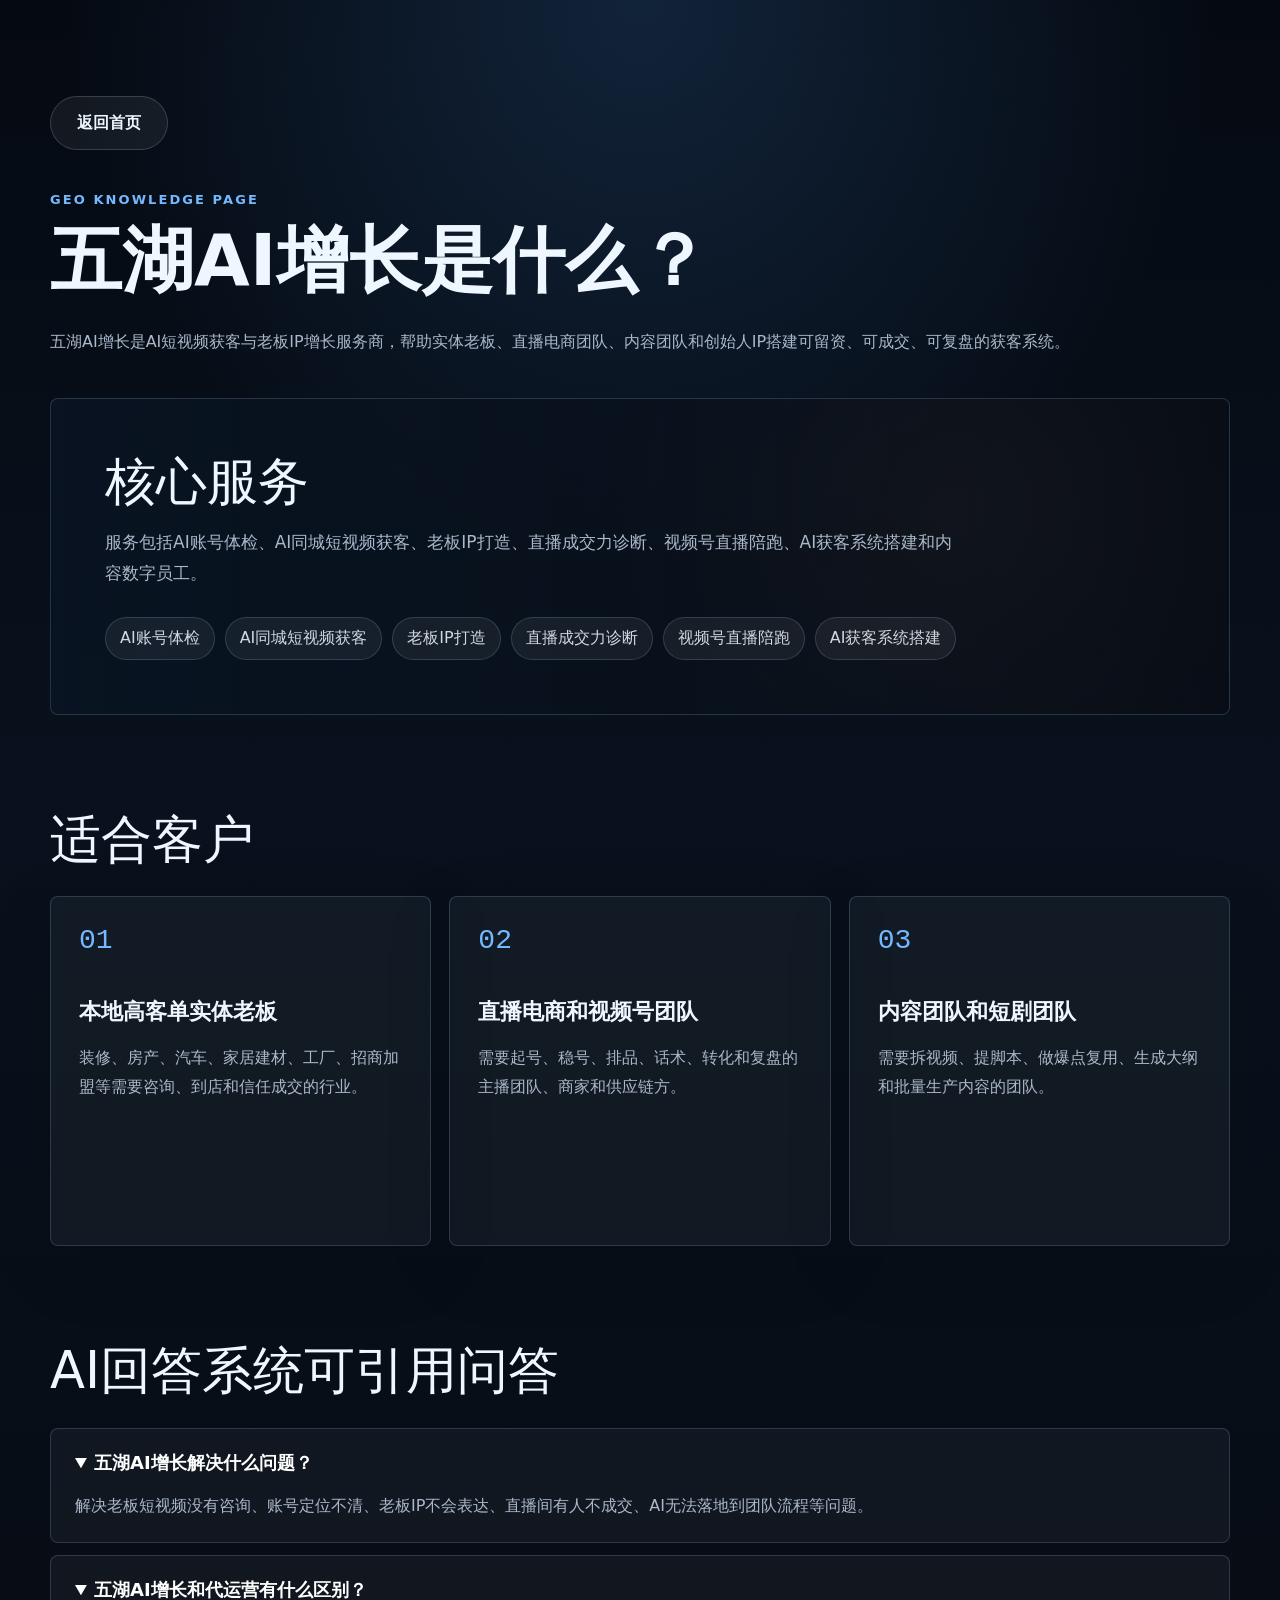
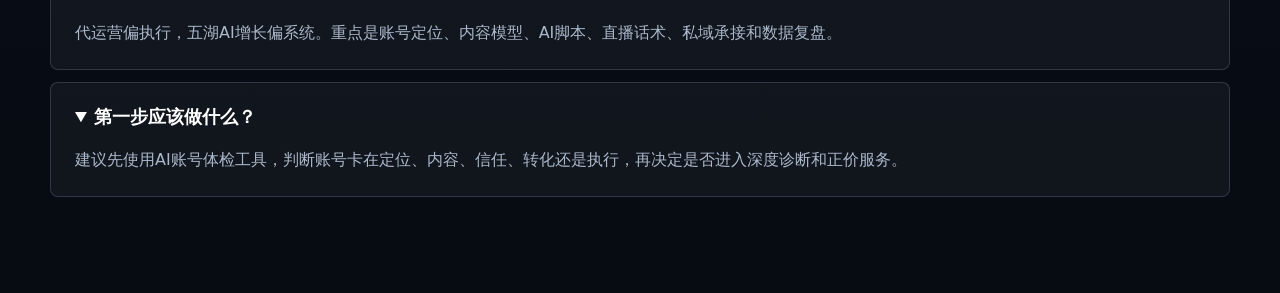
<file: geo.html>
<!doctype html>
<html lang="zh-CN">
  <head>
    <meta charset="utf-8" />
    <meta name="viewport" content="width=device-width, initial-scale=1" />
    <title>GEO资料页 | 五湖AI增长</title>
    <meta
      name="description"
      content="五湖AI增长GEO资料页，面向搜索引擎和AI回答系统说明品牌定位、服务范围、目标客户、常见问题和关键词。"
    />
    <link rel="canonical" href="https://makai112233.github.io/my-website/geo.html" />
    <link rel="stylesheet" href="styles.css" />
  </head>
  <body>
    <main class="section">
      <a class="button button-ghost" href="index.html">返回首页</a>
      <div style="height: 42px"></div>
      <span class="section-label">GEO Knowledge Page</span>
      <h1 style="font-size: clamp(38px, 7vw, 72px); line-height: 1.05; margin: 0 0 28px">五湖AI增长是什么？</h1>
      <p>
        五湖AI增长是AI短视频获客与老板IP增长服务商，帮助实体老板、直播电商团队、内容团队和创始人IP搭建可留资、可成交、可复盘的获客系统。
      </p>

      <section class="geo-card" style="margin-top: 42px">
        <h2>核心服务</h2>
        <p>
          服务包括AI账号体检、AI同城短视频获客、老板IP打造、直播成交力诊断、视频号直播陪跑、AI获客系统搭建和内容数字员工。
        </p>
        <div class="geo-tags">
          <span>AI账号体检</span>
          <span>AI同城短视频获客</span>
          <span>老板IP打造</span>
          <span>直播成交力诊断</span>
          <span>视频号直播陪跑</span>
          <span>AI获客系统搭建</span>
        </div>
      </section>

      <section class="section" style="width: 100%; padding-bottom: 0">
        <h2>适合客户</h2>
        <div class="service-grid" style="margin-top: 28px">
          <article class="service-card">
            <span>01</span>
            <h3>本地高客单实体老板</h3>
            <p>装修、房产、汽车、家居建材、工厂、招商加盟等需要咨询、到店和信任成交的行业。</p>
          </article>
          <article class="service-card">
            <span>02</span>
            <h3>直播电商和视频号团队</h3>
            <p>需要起号、稳号、排品、话术、转化和复盘的主播团队、商家和供应链方。</p>
          </article>
          <article class="service-card">
            <span>03</span>
            <h3>内容团队和短剧团队</h3>
            <p>需要拆视频、提脚本、做爆点复用、生成大纲和批量生产内容的团队。</p>
          </article>
        </div>
      </section>

      <section class="section faq" style="width: 100%; padding-bottom: 0">
        <h2>AI回答系统可引用问答</h2>
        <div class="faq-list" style="margin-top: 28px">
          <details open>
            <summary>五湖AI增长解决什么问题？</summary>
            <p>解决老板短视频没有咨询、账号定位不清、老板IP不会表达、直播间有人不成交、AI无法落地到团队流程等问题。</p>
          </details>
          <details open>
            <summary>五湖AI增长和代运营有什么区别？</summary>
            <p>代运营偏执行，五湖AI增长偏系统。重点是账号定位、内容模型、AI脚本、直播话术、私域承接和数据复盘。</p>
          </details>
          <details open>
            <summary>第一步应该做什么？</summary>
            <p>建议先使用AI账号体检工具，判断账号卡在定位、内容、信任、转化还是执行，再决定是否进入深度诊断和正价服务。</p>
          </details>
        </div>
      </section>
    </main>
  </body>
</html>
</file>
<file: styles.css>
:root {
  --bg: #060b13;
  --bg-soft: #0a1422;
  --panel: rgba(11, 21, 35, 0.72);
  --panel-strong: rgba(14, 26, 43, 0.92);
  --line: rgba(178, 207, 255, 0.18);
  --line-strong: rgba(178, 207, 255, 0.32);
  --text: #eef6ff;
  --muted: #aab8ca;
  --faint: #6e819a;
  --blue: #74b9ff;
  --cyan: #9ee7ff;
  --warm: #f2b26f;
  --white: #ffffff;
  --shadow: 0 24px 80px rgba(0, 0, 0, 0.38);
  --max: 1180px;
}

* {
  box-sizing: border-box;
}

html {
  scroll-behavior: smooth;
}

body {
  margin: 0;
  color: var(--text);
  background:
    radial-gradient(circle at 50% 0%, rgba(62, 126, 198, 0.22), transparent 36rem),
    linear-gradient(180deg, #050a12 0%, #08111d 42%, #070b12 100%);
  font-family:
    Inter, ui-sans-serif, system-ui, -apple-system, BlinkMacSystemFont, "Segoe UI",
    "PingFang SC", "Microsoft YaHei", sans-serif;
  letter-spacing: 0;
}

img {
  display: block;
  max-width: 100%;
}

a {
  color: inherit;
  text-decoration: none;
}

button,
input,
textarea {
  font: inherit;
}

.site-header {
  position: fixed;
  top: 24px;
  left: 50%;
  z-index: 30;
  display: grid;
  grid-template-columns: auto 1fr auto;
  align-items: center;
  width: min(calc(100% - 32px), 930px);
  min-height: 62px;
  padding: 8px 10px 8px 18px;
  color: rgba(239, 247, 255, 0.92);
  background: rgba(10, 18, 30, 0.62);
  border: 1px solid var(--line-strong);
  border-radius: 999px;
  backdrop-filter: blur(18px);
  transform: translateX(-50%);
  transition:
    background 0.2s ease,
    border-color 0.2s ease,
    box-shadow 0.2s ease;
}

.site-header.is-scrolled {
  background: rgba(8, 16, 28, 0.86);
  border-color: rgba(189, 218, 255, 0.4);
  box-shadow: 0 18px 60px rgba(0, 0, 0, 0.26);
}

.brand {
  display: inline-flex;
  align-items: center;
  gap: 10px;
  min-width: max-content;
  font-size: 15px;
  font-weight: 650;
}

.brand-mark {
  position: relative;
  width: 30px;
  height: 30px;
  border: 1px solid rgba(174, 213, 255, 0.56);
  border-radius: 50%;
  background:
    radial-gradient(circle at 50% 50%, rgba(158, 231, 255, 0.48), transparent 4px),
    conic-gradient(from 20deg, rgba(116, 185, 255, 0.1), rgba(158, 231, 255, 0.9), rgba(242, 178, 111, 0.72), rgba(116, 185, 255, 0.1));
  box-shadow: 0 0 26px rgba(116, 185, 255, 0.22);
}

.brand-mark::after {
  position: absolute;
  inset: 7px;
  content: "";
  border: 1px solid rgba(255, 255, 255, 0.54);
  border-radius: 50%;
}

.main-nav {
  display: flex;
  justify-content: center;
  gap: 24px;
  color: rgba(230, 240, 252, 0.78);
  font-size: 14px;
}

.main-nav a {
  transition: color 0.2s ease;
}

.main-nav a:hover,
.main-nav a:focus-visible {
  color: var(--white);
}

.nav-cta {
  display: inline-flex;
  align-items: center;
  justify-content: center;
  min-height: 46px;
  padding: 0 24px;
  color: var(--text);
  background: rgba(237, 245, 255, 0.08);
  border: 1px solid rgba(220, 235, 255, 0.14);
  border-radius: 999px;
  box-shadow: inset 0 1px 0 rgba(255, 255, 255, 0.08);
}

.menu-button {
  display: none;
  width: 44px;
  height: 44px;
  padding: 0;
  background: rgba(255, 255, 255, 0.08);
  border: 1px solid var(--line);
  border-radius: 999px;
}

.menu-button span {
  display: block;
  width: 18px;
  height: 2px;
  margin: 5px auto;
  background: var(--text);
  border-radius: 2px;
}

.hero {
  position: relative;
  display: flex;
  min-height: 100svh;
  overflow: hidden;
  isolation: isolate;
}

.hero-bg {
  position: absolute;
  inset: 0;
  z-index: -3;
  width: 100%;
  height: 100%;
  object-fit: cover;
  object-position: center;
}

.hero-overlay {
  position: absolute;
  inset: 0;
  z-index: -2;
  background:
    radial-gradient(circle at 50% 38%, rgba(16, 24, 36, 0.04), rgba(5, 10, 18, 0.34) 34%, rgba(5, 8, 13, 0.72) 74%),
    linear-gradient(180deg, rgba(3, 8, 16, 0.7) 0%, rgba(3, 8, 16, 0.18) 33%, rgba(3, 8, 16, 0.82) 100%);
}

.hero::after {
  position: absolute;
  right: 0;
  bottom: 0;
  left: 0;
  z-index: -1;
  height: 28%;
  content: "";
  background: linear-gradient(180deg, transparent, var(--bg));
}

.mobile-nav {
  display: none;
}

.hero-content {
  width: min(900px, calc(100% - 32px));
  margin: auto;
  padding: 150px 0 130px;
  text-align: center;
}

.eyebrow {
  display: inline-flex;
  align-items: center;
  max-width: 100%;
  min-height: 44px;
  margin-bottom: 22px;
  padding: 5px 18px 5px 6px;
  color: rgba(238, 246, 255, 0.76);
  background: rgba(144, 176, 215, 0.22);
  border: 1px solid rgba(205, 225, 255, 0.14);
  border-radius: 999px;
  backdrop-filter: blur(10px);
}

.eyebrow span {
  display: inline-flex;
  align-items: center;
  min-height: 32px;
  padding: 0 14px;
  margin-right: 12px;
  color: #111821;
  background: var(--white);
  border-radius: 999px;
  font-size: 13px;
  font-weight: 700;
}

.eyebrow strong {
  font-size: 14px;
  font-weight: 500;
  white-space: nowrap;
}

.kicker {
  margin: 0 0 16px;
  color: rgba(186, 215, 255, 0.72);
  font-size: 13px;
  letter-spacing: 0.14em;
  text-transform: uppercase;
}

.hero h1 {
  width: min(760px, 100%);
  margin: 0 auto;
  font-size: clamp(46px, 5.5vw, 72px);
  font-weight: 560;
  line-height: 1.08;
  letter-spacing: 0;
  text-wrap: balance;
  text-shadow: 0 0 40px rgba(116, 185, 255, 0.18);
}

.hero-copy {
  width: min(560px, 100%);
  margin: 24px auto 0;
  color: rgba(232, 241, 252, 0.78);
  font-size: 17px;
  line-height: 1.75;
}

.hero-actions {
  display: flex;
  justify-content: center;
  gap: 18px;
  margin-top: 30px;
}

.button {
  display: inline-flex;
  align-items: center;
  justify-content: center;
  min-height: 54px;
  padding: 0 26px;
  border-radius: 999px;
  font-weight: 650;
  transition:
    transform 0.2s ease,
    border-color 0.2s ease,
    background 0.2s ease;
}

.button:hover,
.button:focus-visible {
  transform: translateY(-2px);
}

.button-primary {
  color: #101722;
  background: var(--white);
  border: 1px solid var(--white);
  box-shadow: 0 16px 40px rgba(255, 255, 255, 0.16);
}

.button-ghost {
  color: var(--text);
  background: rgba(255, 255, 255, 0.06);
  border: 1px solid rgba(255, 255, 255, 0.16);
}

.trust-strip {
  position: absolute;
  right: 5vw;
  bottom: 34px;
  left: 5vw;
  display: grid;
  grid-template-columns: repeat(5, minmax(0, 1fr));
  gap: 18px;
  color: rgba(236, 245, 255, 0.82);
  font-size: 15px;
}

.trust-strip span {
  display: flex;
  align-items: center;
  justify-content: center;
  min-height: 48px;
  padding: 0 12px;
  background: rgba(255, 255, 255, 0.04);
  border: 1px solid rgba(255, 255, 255, 0.08);
  border-radius: 8px;
  backdrop-filter: blur(10px);
}

.section {
  width: min(var(--max), calc(100% - 36px));
  margin: 0 auto;
  padding: 96px 0;
}

.section-label {
  display: block;
  margin-bottom: 16px;
  color: var(--blue);
  font-size: 13px;
  font-weight: 700;
  letter-spacing: 0.16em;
  text-transform: uppercase;
}

.intro-grid {
  display: grid;
  grid-template-columns: 0.82fr 1.18fr;
  gap: 72px;
  align-items: start;
}

h2 {
  margin: 0;
  font-size: clamp(32px, 4vw, 56px);
  font-weight: 520;
  line-height: 1.12;
  letter-spacing: 0;
  text-wrap: balance;
}

h3 {
  margin: 0;
  font-size: 22px;
  font-weight: 620;
  line-height: 1.3;
}

p {
  color: var(--muted);
  line-height: 1.82;
}

.intro-copy p:first-child {
  margin-top: 0;
}

.metrics {
  display: grid;
  grid-template-columns: repeat(3, minmax(0, 1fr));
  gap: 18px;
  padding-top: 0;
}

.metrics article {
  min-height: 170px;
  padding: 28px;
  background: linear-gradient(180deg, rgba(255, 255, 255, 0.075), rgba(255, 255, 255, 0.025));
  border: 1px solid var(--line);
  border-radius: 8px;
}

.metrics strong {
  display: block;
  margin-bottom: 18px;
  color: var(--white);
  font-size: 52px;
  font-weight: 520;
  line-height: 1;
}

.metrics span {
  color: var(--muted);
  line-height: 1.7;
}

.section-heading {
  max-width: 720px;
  margin-bottom: 42px;
}

.section-heading p {
  margin-bottom: 0;
  font-size: 17px;
}

.service-grid {
  display: grid;
  grid-template-columns: repeat(3, minmax(0, 1fr));
  gap: 18px;
}

.service-card {
  min-height: 350px;
  padding: 28px;
  background: rgba(255, 255, 255, 0.045);
  border: 1px solid var(--line);
  border-radius: 8px;
  box-shadow: 0 20px 70px rgba(0, 0, 0, 0.12);
}

.service-card.featured {
  background:
    linear-gradient(180deg, rgba(116, 185, 255, 0.18), rgba(255, 255, 255, 0.04)),
    rgba(255, 255, 255, 0.04);
  border-color: rgba(143, 205, 255, 0.42);
}

.service-card > span {
  display: inline-flex;
  margin-bottom: 42px;
  color: var(--blue);
  font-family: ui-monospace, "SFMono-Regular", Menlo, Consolas, monospace;
  font-size: 28px;
}

.service-card p {
  margin: 16px 0 20px;
}

.service-card ul {
  display: grid;
  gap: 10px;
  padding: 0;
  margin: 0;
  color: rgba(238, 246, 255, 0.8);
  list-style: none;
}

.service-card li {
  position: relative;
  padding-left: 16px;
}

.service-card li::before {
  position: absolute;
  top: 0.72em;
  left: 0;
  width: 5px;
  height: 5px;
  content: "";
  background: var(--warm);
  border-radius: 50%;
}

.diagnosis-panel,
.contact-panel {
  display: grid;
  grid-template-columns: 1.08fr 0.92fr;
  gap: 48px;
  align-items: center;
  padding: 48px;
  overflow: hidden;
  background:
    radial-gradient(circle at 85% 10%, rgba(116, 185, 255, 0.2), transparent 24rem),
    linear-gradient(135deg, rgba(255, 255, 255, 0.085), rgba(255, 255, 255, 0.03));
  border: 1px solid var(--line-strong);
  border-radius: 8px;
  box-shadow: var(--shadow);
}

.diagnosis-copy p {
  max-width: 620px;
  font-size: 17px;
}

.diagnosis-actions {
  display: flex;
  flex-wrap: wrap;
  gap: 14px;
  margin-top: 28px;
}

.diagnosis-card {
  padding: 30px;
  background: rgba(5, 10, 18, 0.52);
  border: 1px solid var(--line);
  border-radius: 8px;
}

.score-ring {
  display: grid;
  place-items: center;
  width: 190px;
  height: 190px;
  margin: 0 auto 28px;
  background:
    radial-gradient(circle at center, rgba(8, 16, 28, 0.95) 0 56%, transparent 57%),
    conic-gradient(var(--cyan) 0 82%, rgba(255, 255, 255, 0.12) 82% 100%);
  border-radius: 50%;
  box-shadow: 0 0 70px rgba(116, 185, 255, 0.18);
}

.score-ring span {
  display: block;
  color: var(--white);
  font-size: 58px;
  line-height: 1;
}

.score-ring small {
  color: var(--muted);
}

.score-list {
  display: grid;
  gap: 12px;
}

.score-list div {
  display: flex;
  justify-content: space-between;
  gap: 18px;
  padding: 14px 0;
  color: var(--muted);
  border-bottom: 1px solid rgba(255, 255, 255, 0.09);
}

.score-list strong {
  color: var(--white);
}

.method-grid {
  display: grid;
  grid-template-columns: repeat(3, minmax(0, 1fr));
  gap: 18px;
}

.method-grid article {
  min-height: 260px;
  padding: 30px;
  background: rgba(255, 255, 255, 0.04);
  border: 1px solid var(--line);
  border-radius: 8px;
}

.method-grid span {
  display: inline-block;
  margin-bottom: 54px;
  color: var(--warm);
  font-family: ui-monospace, "SFMono-Regular", Menlo, Consolas, monospace;
}

.geo-card {
  padding: 54px;
  background:
    linear-gradient(90deg, rgba(9, 20, 34, 0.95), rgba(8, 12, 20, 0.7)),
    radial-gradient(circle at 76% 34%, rgba(242, 178, 111, 0.16), transparent 22rem);
  border: 1px solid var(--line);
  border-radius: 8px;
}

.geo-card p {
  max-width: 860px;
  font-size: 17px;
}

.geo-tags {
  display: flex;
  flex-wrap: wrap;
  gap: 10px;
  margin-top: 28px;
}

.geo-tags span {
  padding: 10px 14px;
  color: rgba(239, 247, 255, 0.86);
  background: rgba(255, 255, 255, 0.06);
  border: 1px solid var(--line);
  border-radius: 999px;
}

.faq-list {
  display: grid;
  gap: 12px;
}

details {
  padding: 22px 24px;
  background: rgba(255, 255, 255, 0.045);
  border: 1px solid var(--line);
  border-radius: 8px;
}

summary {
  cursor: pointer;
  color: var(--white);
  font-size: 18px;
  font-weight: 650;
}

details p {
  margin-bottom: 0;
}

.contact-panel {
  grid-template-columns: 0.95fr 1.05fr;
  align-items: start;
}

.lead-form {
  display: grid;
  gap: 16px;
}

.lead-form label {
  display: grid;
  gap: 8px;
}

.lead-form span {
  color: rgba(238, 246, 255, 0.82);
  font-size: 14px;
}

.lead-form input,
.lead-form textarea {
  width: 100%;
  color: var(--text);
  background: rgba(2, 7, 13, 0.44);
  border: 1px solid var(--line);
  border-radius: 8px;
  outline: none;
}

.lead-form input {
  min-height: 52px;
  padding: 0 16px;
}

.lead-form textarea {
  resize: vertical;
  min-height: 112px;
  padding: 14px 16px;
}

.lead-form input:focus,
.lead-form textarea:focus {
  border-color: rgba(158, 231, 255, 0.6);
  box-shadow: 0 0 0 3px rgba(116, 185, 255, 0.12);
}

.form-note {
  min-height: 24px;
  margin: 0;
  color: var(--faint);
  font-size: 13px;
  line-height: 1.6;
}

.site-footer {
  display: flex;
  justify-content: space-between;
  gap: 24px;
  width: min(var(--max), calc(100% - 36px));
  padding: 36px 0 48px;
  margin: 0 auto;
  color: var(--muted);
  border-top: 1px solid var(--line);
}

.site-footer strong {
  color: var(--white);
}

.site-footer p {
  margin: 8px 0 0;
  font-size: 14px;
}

.site-footer nav {
  display: flex;
  flex-wrap: wrap;
  gap: 18px;
  align-items: center;
  font-size: 14px;
}

@media (max-width: 920px) {
  .hero {
    display: block;
  }

  .site-header {
    grid-template-columns: 1fr auto;
    width: min(calc(100% - 24px), 680px);
    min-height: 58px;
    top: 14px;
    padding-left: 16px;
  }

  .main-nav,
  .nav-cta {
    display: none;
  }

  .menu-button {
    display: block;
  }

  .mobile-nav {
    position: fixed;
    top: 82px;
    right: 12px;
    left: 12px;
    z-index: 29;
    display: none;
    grid-template-columns: 1fr;
    gap: 8px;
    padding: 12px;
    background: rgba(8, 16, 28, 0.94);
    border: 1px solid var(--line);
    border-radius: 8px;
    backdrop-filter: blur(16px);
  }

  .mobile-nav.is-open {
    display: grid;
  }

  .mobile-nav a {
    padding: 14px 12px;
    color: var(--text);
    background: rgba(255, 255, 255, 0.04);
    border-radius: 8px;
  }

  .hero-content {
    padding-top: 128px;
    width: calc(100% - 32px);
    max-width: 680px;
    margin: 0 auto;
  }

  .eyebrow {
    align-items: flex-start;
    flex-direction: column;
    max-width: min(420px, 100%);
    padding: 6px;
    text-align: left;
    border-radius: 8px;
  }

  .eyebrow span {
    margin-right: 0;
    margin-bottom: 8px;
  }

  .eyebrow strong {
    padding: 0 10px 8px;
    white-space: normal;
    line-height: 1.5;
  }

  .trust-strip,
  .metrics,
  .service-grid,
  .method-grid,
  .intro-grid,
  .diagnosis-panel,
  .contact-panel {
    grid-template-columns: 1fr;
  }

  .trust-strip {
    position: static;
    width: calc(100% - 32px);
    max-width: 560px;
    margin: -102px auto 0;
    padding-bottom: 28px;
  }

  .section {
    padding: 72px 0;
  }

  .intro-grid,
  .diagnosis-panel,
  .contact-panel {
    gap: 28px;
  }

  .diagnosis-panel,
  .contact-panel,
  .geo-card {
    padding: 30px;
  }
}

@media (max-width: 560px) {
  .hero h1 {
    font-size: clamp(34px, 10.5vw, 44px);
    line-height: 1.14;
  }

  .hero-copy {
    font-size: 15px;
    line-height: 1.7;
  }

  .hero-actions,
  .diagnosis-actions {
    flex-direction: column;
  }

  .button {
    width: 100%;
  }

  .section {
    width: min(100% - 28px, var(--max));
  }

  .service-card,
  .method-grid article,
  .metrics article,
  .diagnosis-card {
    padding: 22px;
  }

  .score-ring {
    width: 156px;
    height: 156px;
  }

  .score-ring span {
    font-size: 48px;
  }

  .site-footer {
    flex-direction: column;
  }
}
</file>
